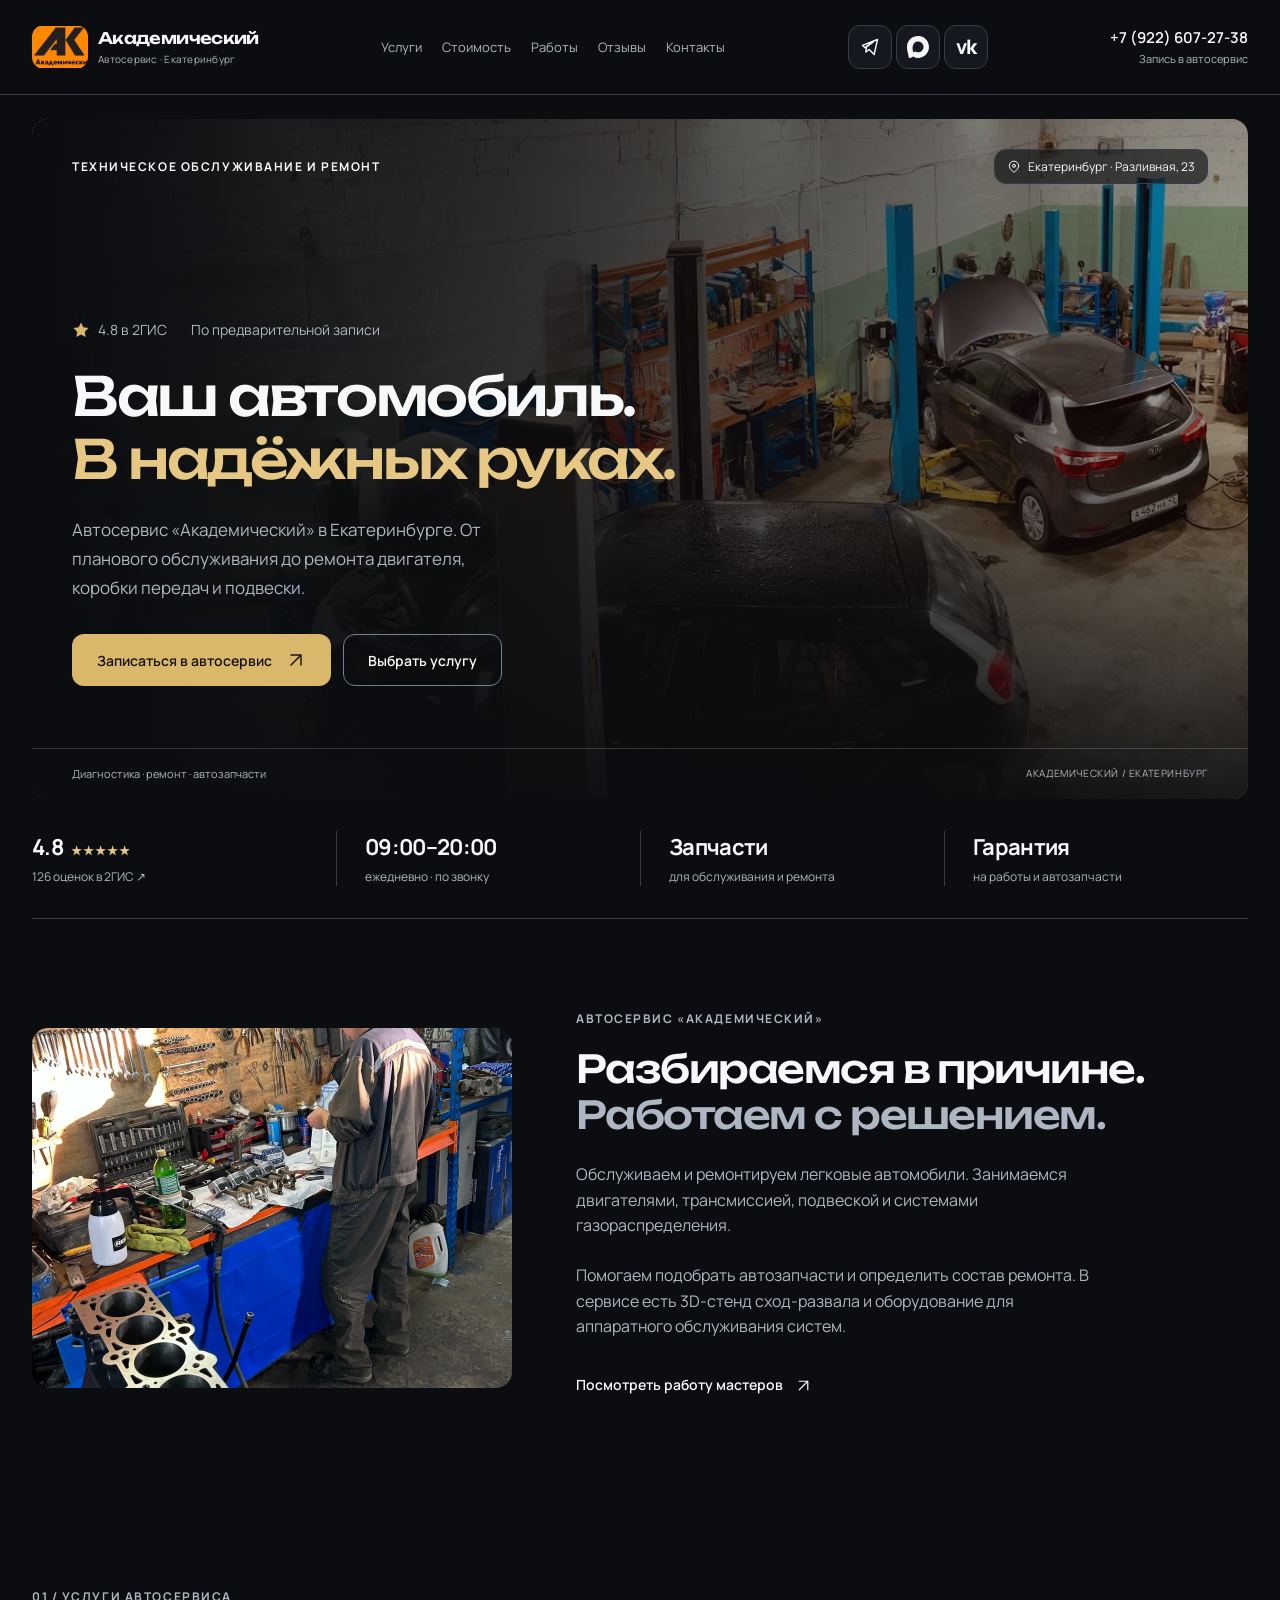
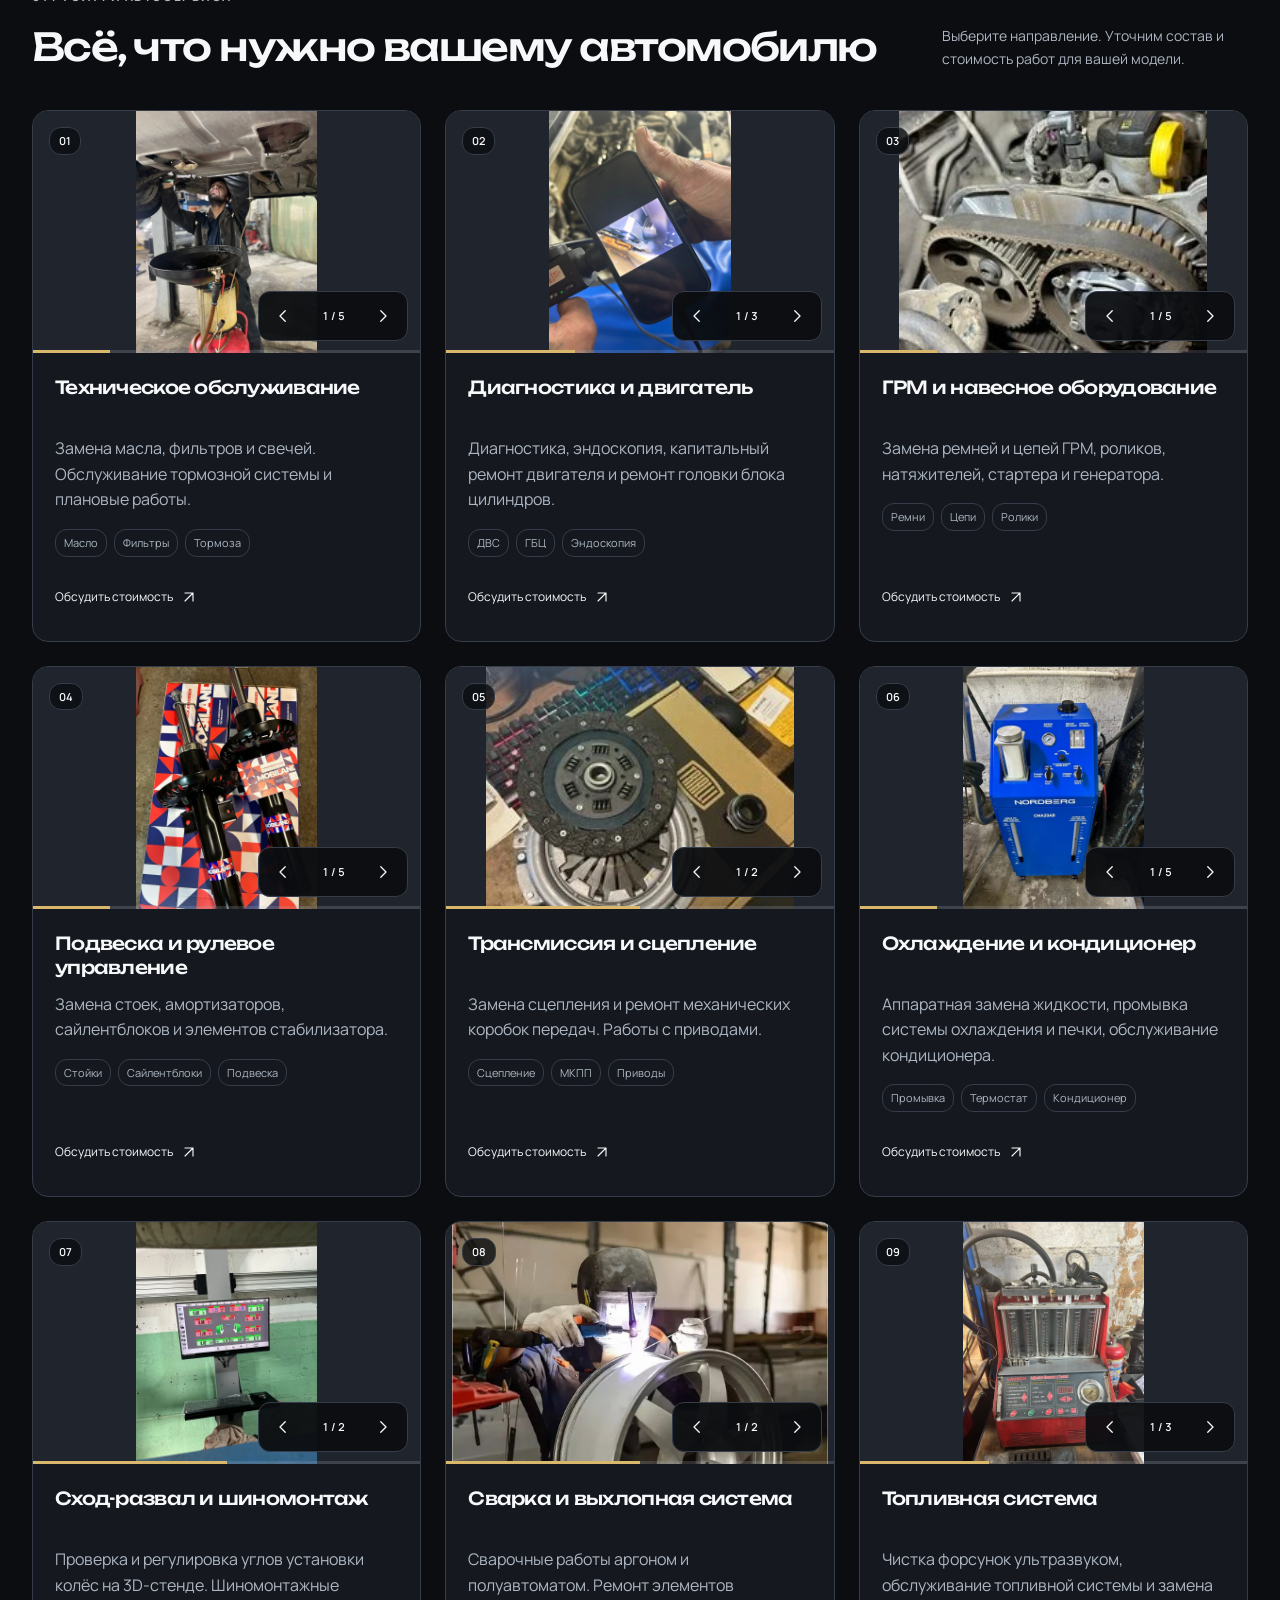
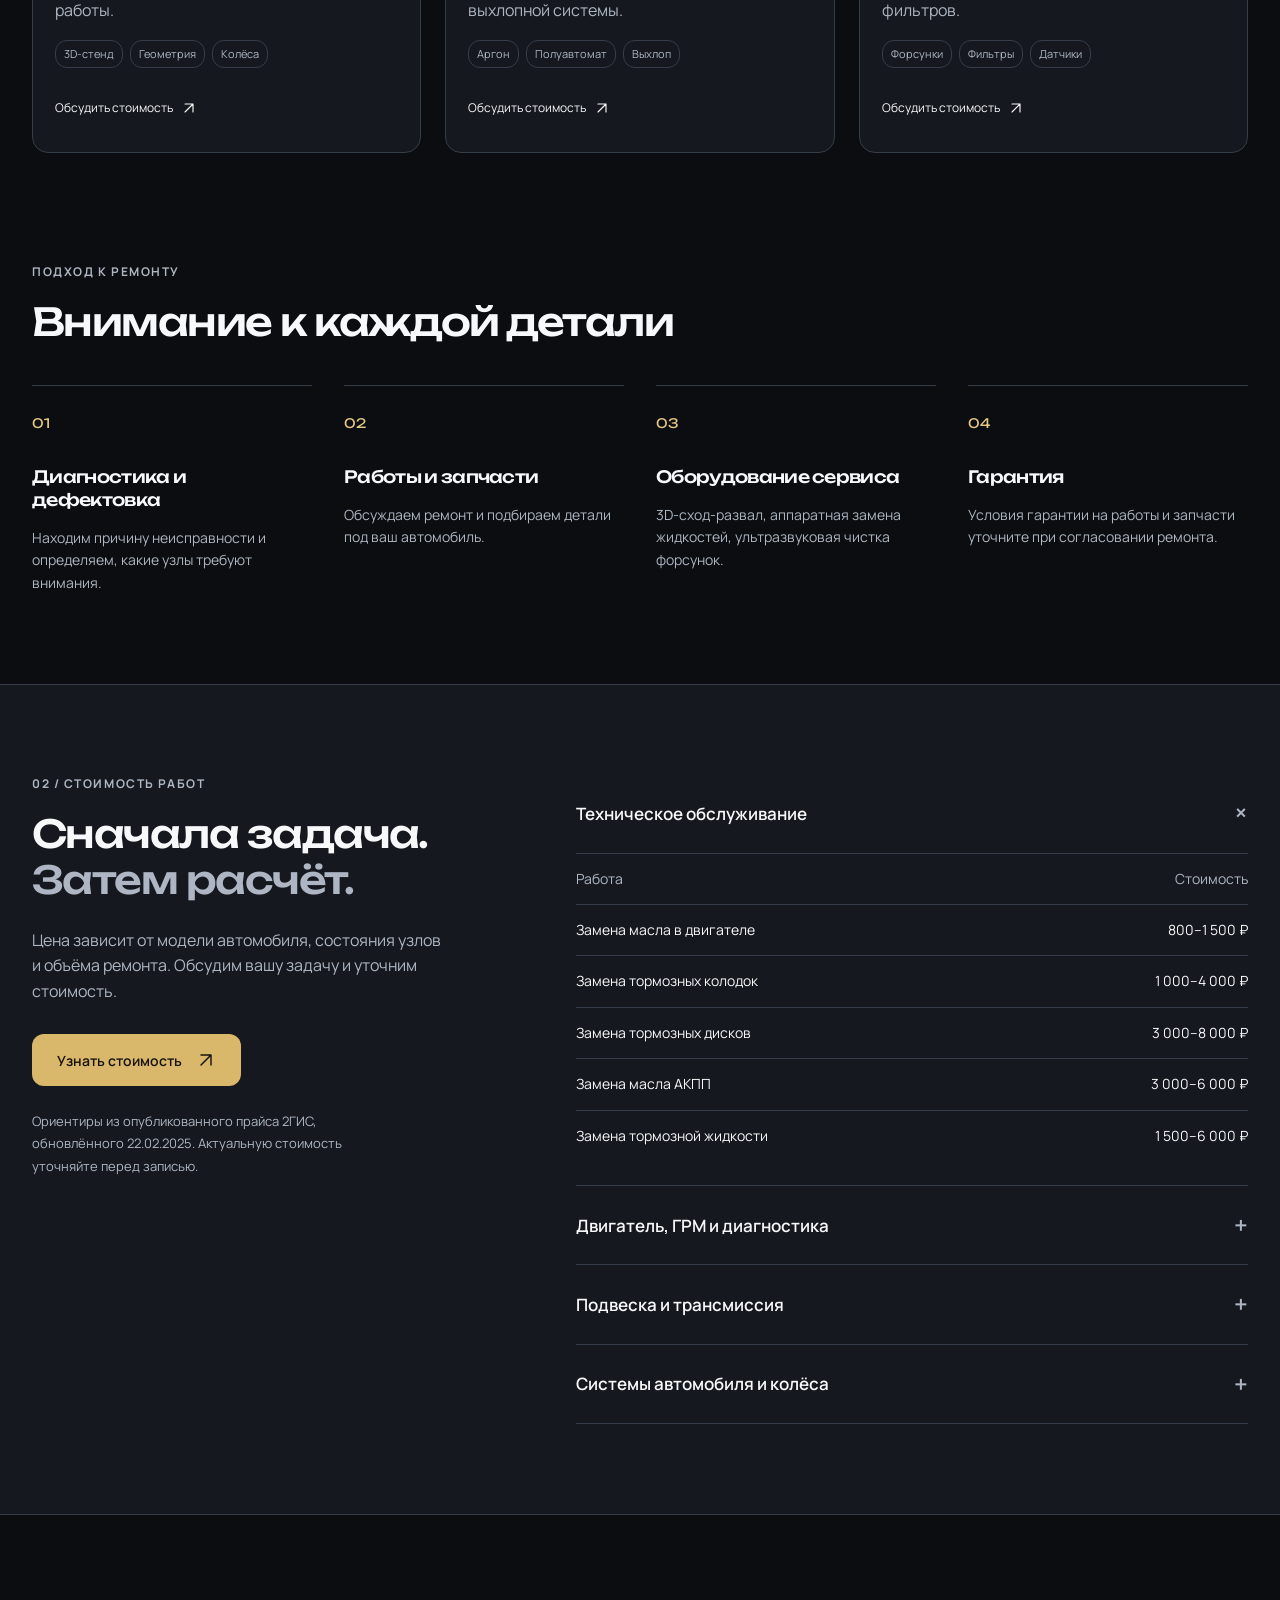
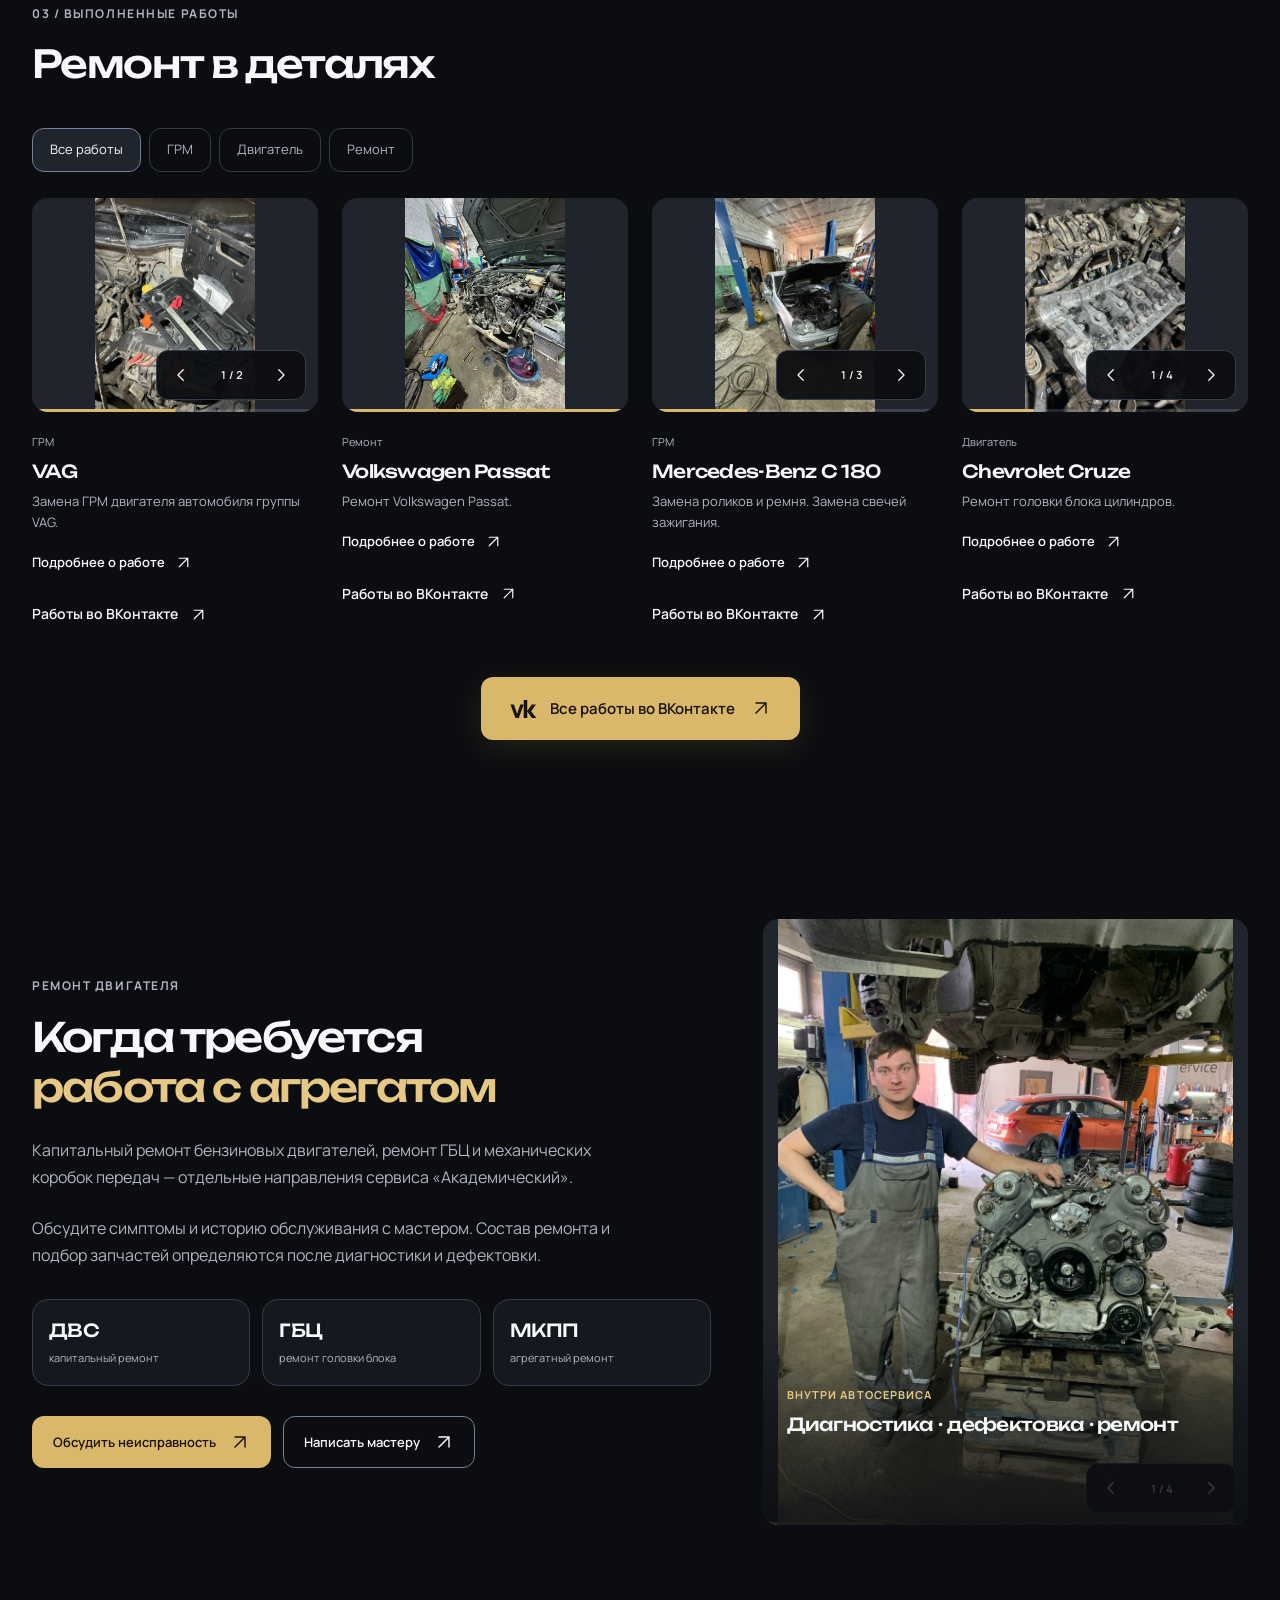
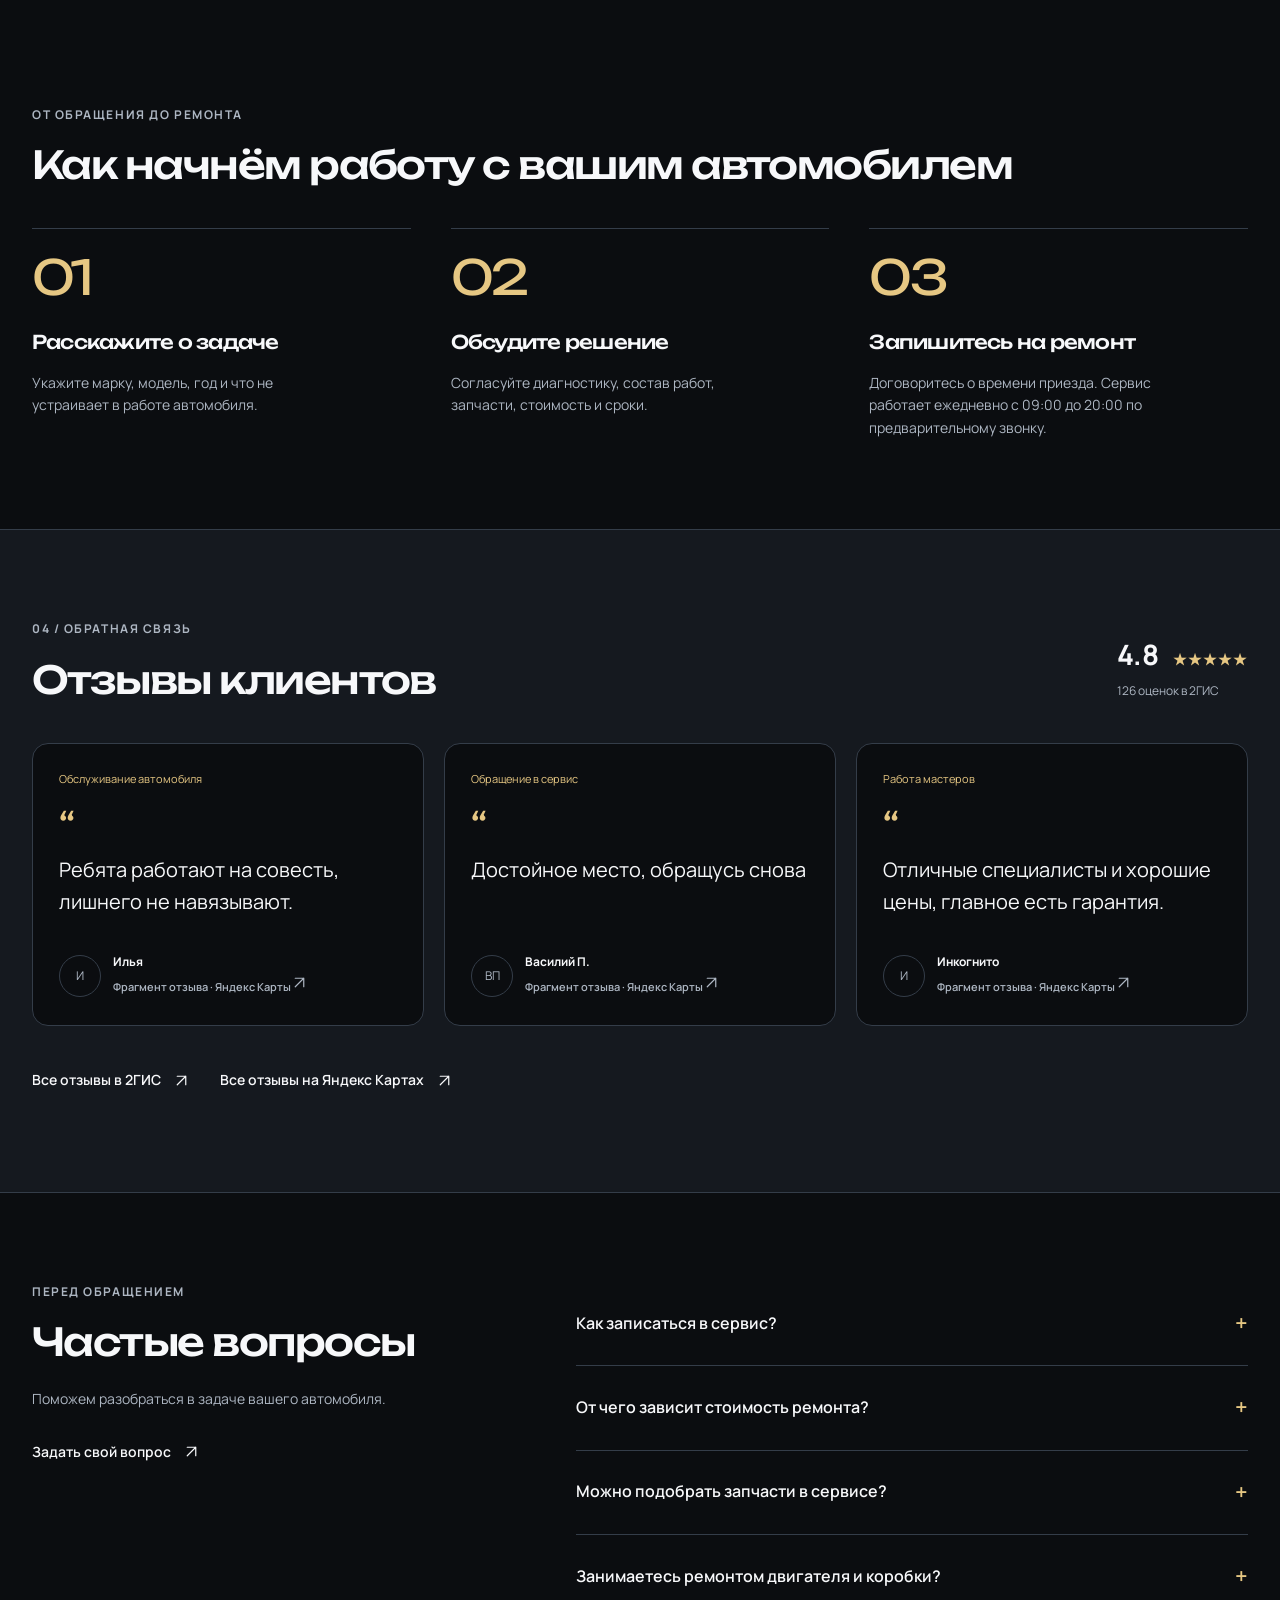
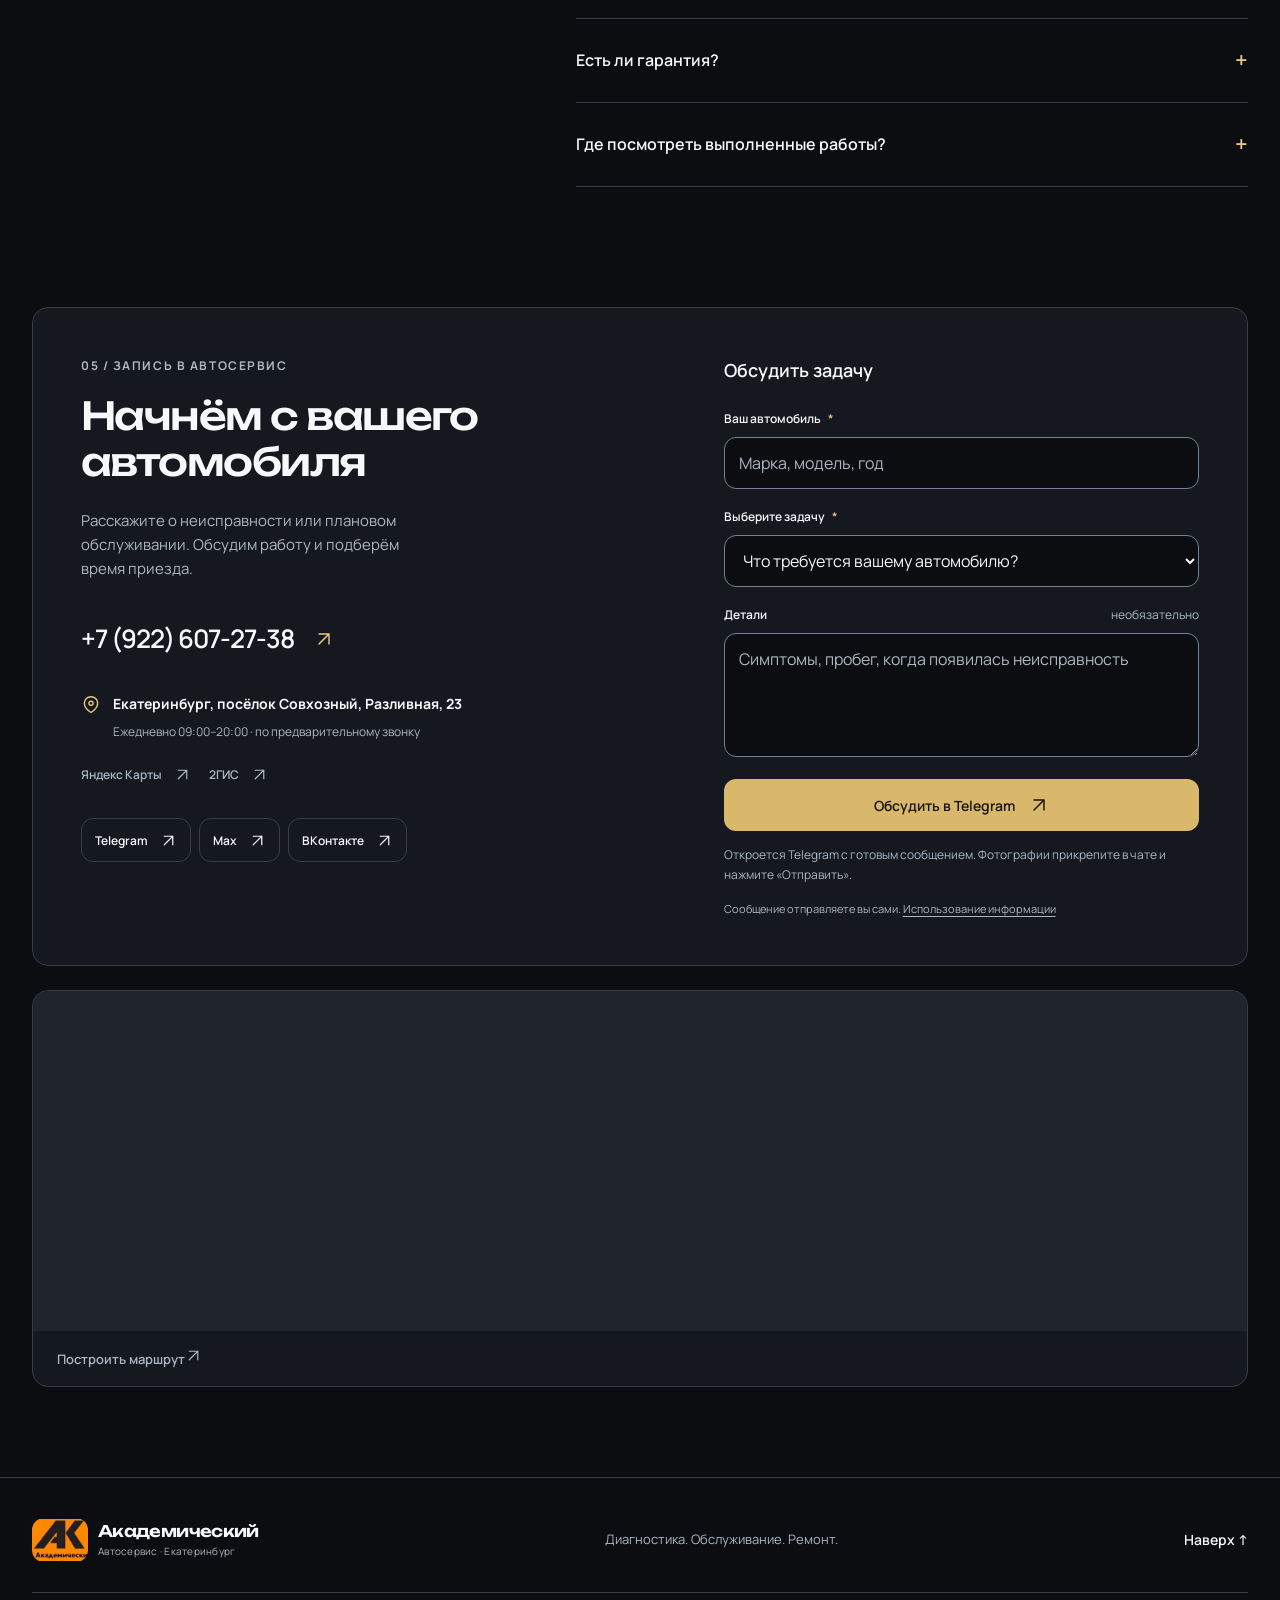
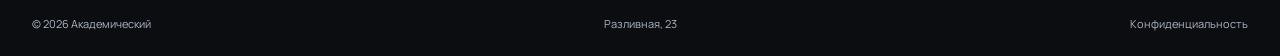
<file: index.html>
<!doctype html><html lang="ru" data-system="cinematic"><head><meta charset="UTF-8"><meta name="viewport" content="width=device-width,initial-scale=1"><meta name="theme-color" content="#0B0D10"><title>Академический — автосервис в Екатеринбурге | Ремонт и ТО</title><meta name="description" content="Диагностика, ТО, ремонт двигателя и подвески, ГРМ, сцепление, сход-развал. Автосервис Академический: Екатеринбург, Разливная, 23. +7 (922) 607-27-38."><link rel="icon" href="assets/favicon.png" type="image/png"><link rel="apple-touch-icon" href="assets/apple-touch-icon.png"><link rel="stylesheet" href="tokens.css"><link rel="stylesheet" href="styles.css"><script src="app.js" defer></script><link rel="canonical" href="https://akademicheskiy-auto-gold.erofeypavlovich.chatgpt.site/"><meta name="robots" content="index,follow,max-image-preview:large"><meta property="og:type" content="website"><meta property="og:locale" content="ru_RU"><meta property="og:site_name" content="Автосервис Академический"><meta property="og:title" content="Академический — автосервис в Екатеринбурге | Ремонт и ТО"><meta property="og:description" content="Диагностика, ТО, ремонт двигателя и подвески, ГРМ, сцепление, сход-развал. Автосервис Академический: Екатеринбург, Разливная, 23. +7 (922) 607-27-38."><meta property="og:url" content="https://akademicheskiy-auto-gold.erofeypavlovich.chatgpt.site/"><meta property="og:image" content="https://akademicheskiy-auto-gold.erofeypavlovich.chatgpt.site/assets/og-cover.jpg"><meta property="og:image:width" content="1200"><meta property="og:image:height" content="630"><meta property="og:image:alt" content="Рабочая зона автосервиса Академический"><meta name="twitter:card" content="summary_large_image"><meta name="twitter:title" content="Академический — автосервис в Екатеринбурге | Ремонт и ТО"><meta name="twitter:description" content="Диагностика, ТО, ремонт двигателя и подвески, ГРМ, сцепление, сход-развал. Автосервис Академический: Екатеринбург, Разливная, 23. +7 (922) 607-27-38."><meta name="twitter:image" content="https://akademicheskiy-auto-gold.erofeypavlovich.chatgpt.site/assets/og-cover.jpg"><script type="application/ld+json">{"@context": "https://schema.org", "@graph": [{"@type": "AutoRepair", "@id": "https://akademicheskiy-auto-gold.erofeypavlovich.chatgpt.site/#business", "name": "Автосервис Академический", "legalName": "ИП Кузнецов Алексей Олегович", "url": "https://akademicheskiy-auto-gold.erofeypavlovich.chatgpt.site/", "telephone": "+79226072738", "description": "Диагностика, ТО, ремонт двигателя и подвески, ГРМ, сцепление, сход-развал. Автосервис Академический: Екатеринбург, Разливная, 23. +7 (922) 607-27-38.", "logo": "https://akademicheskiy-auto-gold.erofeypavlovich.chatgpt.site/assets/photo-00.webp", "image": "https://akademicheskiy-auto-gold.erofeypavlovich.chatgpt.site/assets/og-cover.jpg", "address": {"@type": "PostalAddress", "streetAddress": "посёлок Совхозный, улица Разливная, 23", "addressLocality": "Екатеринбург", "addressRegion": "Свердловская область", "postalCode": "620016", "addressCountry": "RU"}, "openingHoursSpecification": {"@type": "OpeningHoursSpecification", "dayOfWeek": ["Monday", "Tuesday", "Wednesday", "Thursday", "Friday", "Saturday", "Sunday"], "opens": "09:00", "closes": "20:00"}, "areaServed": {"@type": "City", "name": "Екатеринбург"}, "sameAs": ["https://vk.ru/avtoservisakadem", "https://t.me/akadem_auto96", "https://max.ru/join/I7UWqvr5_pObetxnzQFdgnMbtDtiu3MV745gN8Ej_T8", "https://2gis.ru/ekaterinburg/firm/70000001044510050", "https://yandex.ru/maps/org/akademicheskiy/182164446497/"], "hasMap": "https://yandex.ru/maps/org/akademicheskiy/182164446497/", "hasOfferCatalog": {"@type": "OfferCatalog", "name": "Услуги автосервиса", "itemListElement": [{"@type": "Offer", "itemOffered": {"@type": "Service", "name": "Техническое обслуживание", "provider": {"@id": "https://akademicheskiy-auto-gold.erofeypavlovich.chatgpt.site/#business"}}}, {"@type": "Offer", "itemOffered": {"@type": "Service", "name": "Диагностика и двигатель", "provider": {"@id": "https://akademicheskiy-auto-gold.erofeypavlovich.chatgpt.site/#business"}}}, {"@type": "Offer", "itemOffered": {"@type": "Service", "name": "ГРМ и навесное оборудование", "provider": {"@id": "https://akademicheskiy-auto-gold.erofeypavlovich.chatgpt.site/#business"}}}, {"@type": "Offer", "itemOffered": {"@type": "Service", "name": "Подвеска и рулевое управление", "provider": {"@id": "https://akademicheskiy-auto-gold.erofeypavlovich.chatgpt.site/#business"}}}, {"@type": "Offer", "itemOffered": {"@type": "Service", "name": "Трансмиссия и сцепление", "provider": {"@id": "https://akademicheskiy-auto-gold.erofeypavlovich.chatgpt.site/#business"}}}, {"@type": "Offer", "itemOffered": {"@type": "Service", "name": "Охлаждение и кондиционер", "provider": {"@id": "https://akademicheskiy-auto-gold.erofeypavlovich.chatgpt.site/#business"}}}, {"@type": "Offer", "itemOffered": {"@type": "Service", "name": "Сход-развал и шиномонтаж", "provider": {"@id": "https://akademicheskiy-auto-gold.erofeypavlovich.chatgpt.site/#business"}}}, {"@type": "Offer", "itemOffered": {"@type": "Service", "name": "Сварка и выхлопная система", "provider": {"@id": "https://akademicheskiy-auto-gold.erofeypavlovich.chatgpt.site/#business"}}}, {"@type": "Offer", "itemOffered": {"@type": "Service", "name": "Топливная система", "provider": {"@id": "https://akademicheskiy-auto-gold.erofeypavlovich.chatgpt.site/#business"}}}]}}, {"@type": "WebSite", "@id": "https://akademicheskiy-auto-gold.erofeypavlovich.chatgpt.site/#website", "url": "https://akademicheskiy-auto-gold.erofeypavlovich.chatgpt.site/", "name": "Автосервис Академический", "inLanguage": "ru-RU", "publisher": {"@id": "https://akademicheskiy-auto-gold.erofeypavlovich.chatgpt.site/#business"}}, {"@type": "WebPage", "@id": "https://akademicheskiy-auto-gold.erofeypavlovich.chatgpt.site/#webpage", "url": "https://akademicheskiy-auto-gold.erofeypavlovich.chatgpt.site/", "name": "Академический — автосервис в Екатеринбурге | Ремонт и ТО", "description": "Диагностика, ТО, ремонт двигателя и подвески, ГРМ, сцепление, сход-развал. Автосервис Академический: Екатеринбург, Разливная, 23. +7 (922) 607-27-38.", "inLanguage": "ru-RU", "isPartOf": {"@id": "https://akademicheskiy-auto-gold.erofeypavlovich.chatgpt.site/#website"}, "about": {"@id": "https://akademicheskiy-auto-gold.erofeypavlovich.chatgpt.site/#business"}}]}</script></head><body><a class="skip-link" href="#main">К содержимому</a><svg class="icon-sprite" aria-hidden="true" xmlns="http://www.w3.org/2000/svg">
  <symbol id="i-arrow" viewBox="0 0 24 24"><path d="M6 18 18 6M6 6h12v12"/></symbol>
  <symbol id="i-pin" viewBox="0 0 24 24"><path d="M20 10c0 6-8 11-8 11S4 16 4 10a8 8 0 1 1 16 0Z"/><circle cx="12" cy="10" r="2.5"/></symbol>
  <symbol id="i-check" viewBox="0 0 24 24"><path d="m5 12 4 4L19 6"/></symbol>
  <symbol id="i-close" viewBox="0 0 24 24"><path d="m6 6 12 12M18 6 6 18"/></symbol>
  <symbol id="i-menu" viewBox="0 0 24 24"><path d="M4 7h16M4 12h16M4 17h16"/></symbol>
  <symbol id="i-tg" viewBox="0 0 24 24"><path d="m3 10 18-7-4 18-6-6-4 3 1-7 8-5-10 7-3-3Z"/></symbol>
  <symbol id="i-wa" viewBox="0 0 24 24"><path d="M20 11.5a8.5 8.5 0 0 1-12.6 7.4L3 20l1.2-4.2A8.5 8.5 0 1 1 20 11.5Z"/><path d="M8 7c-.6 2.5 3 6.5 5.8 7l1.4-1.5-2-1.2-1 1a7 7 0 0 1-2.7-2.8l.8-.7L9 7H8Z"/></symbol>
  <symbol id="i-chevron" viewBox="0 0 24 24"><path d="m9 5 7 7-7 7"/></symbol>
  <symbol id="i-star" viewBox="0 0 24 24"><path d="m12 2 3.1 6.3 7 .9-5.1 5 1.2 7L12 18l-6.2 3.2 1.2-7-5.1-5 7-.9L12 2Z"/></symbol>
</svg><header class="header" id="top"><div class="container header-inner"><a class="brand" href="#top" aria-label="Академический — главная"><img class="brand-mark" src="assets/photo-00.webp" alt="Логотип Академический" width="300" height="225"><span class="brand-text">Академический<span>Автосервис · Екатеринбург</span></span></a><nav class="desktop-nav" aria-label="Главная навигация"><a href="#services">Услуги</a><a href="#prices">Стоимость</a><a href="#works">Работы</a><a href="#reviews">Отзывы</a><a href="#contacts">Контакты</a></nav><div class="header-social" aria-label="Соцсети и мессенджеры"><a href="https://t.me/akadem_auto96" target="_blank" rel="noopener noreferrer" aria-label="Написать в Telegram" title="Telegram"><svg><use href="#i-tg"/></svg></a><a href="https://max.ru/join/I7UWqvr5_pObetxnzQFdgnMbtDtiu3MV745gN8Ej_T8" target="_blank" rel="noopener noreferrer" aria-label="Автосервис в Max" title="Max"><img class="max-logo" src="assets/max-logo.svg" width="22" height="22" alt="" aria-hidden="true"></a><a href="https://vk.ru/avtoservisakadem" target="_blank" rel="noopener noreferrer" aria-label="Автосервис во ВКонтакте" title="ВКонтакте"><span aria-hidden="true">vk</span></a></div><a class="header-phone" href="tel:+79226072738">+7&nbsp;(922)&nbsp;607&#8209;27&#8209;38<span>Запись в автосервис</span></a><button class="icon-button menu-toggle" type="button" aria-label="Открыть меню" aria-controls="menu-dialog" aria-expanded="false"><svg><use href="#i-menu"/></svg></button></div></header><main id="main"><section class="hero container" aria-labelledby="hero-title"><div class="hero-scene"><picture class="hero-media"><source media="(max-width:639px)" srcset="assets/photo-14.webp"><img src="assets/photo-16.webp" alt="Рабочая зона автосервиса Академический" width="1280" height="794" fetchpriority="high"></picture><div class="hero-shade"></div><div class="hero-top"><span class="eyebrow">Техническое обслуживание и ремонт</span><span class="location-label"><svg><use href="#i-pin"/></svg>Екатеринбург · Разливная, 23</span></div><div class="hero-content"><div class="hero-facts"><a href="https://2gis.ru/ekaterinburg/firm/70000001044510050/tab/reviews" target="_blank" rel="noopener noreferrer"><svg class="fact-star"><use href="#i-star"/></svg>4.8 в 2ГИС</a><span>По предварительной записи</span></div><h1 id="hero-title">Ваш автомобиль. <span>В надёжных руках.</span></h1><p>Автосервис «Академический» в Екатеринбурге. От планового обслуживания до ремонта двигателя, коробки передач и подвески.</p><div class="hero-actions"><a class="button button-primary" href="#contacts">Записаться в автосервис <svg aria-hidden="true"><use href="#i-arrow"/></svg></a><a class="button button-outline" href="#services">Выбрать услугу</a></div></div><div class="hero-bottom"><span>Диагностика · ремонт · автозапчасти</span><span>Академический / Екатеринбург</span></div></div><div class="trust-strip"><a href="https://2gis.ru/ekaterinburg/firm/70000001044510050/tab/reviews" target="_blank" rel="noopener noreferrer"><strong>4.8 <span class="stars">★★★★★</span></strong><span>126 оценок в 2ГИС ↗</span></a><div><strong>09:00–20:00</strong><span>ежедневно · по звонку</span></div><div><strong>Запчасти</strong><span>для обслуживания и ремонта</span></div><div><strong>Гарантия</strong><span>на работы и автозапчасти</span></div></div></section><section class="section container about" id="about" aria-labelledby="about-title"><div class="about-visual"><img src="assets/photo-13.webp" alt="Мастер автосервиса за работой" width="960" height="1280" loading="lazy"></div><div class="about-copy"><p class="eyebrow">Автосервис «Академический»</p><h2 id="about-title">Разбираемся в причине. <span class="text-muted">Работаем с решением.</span></h2><p>Обслуживаем и ремонтируем легковые автомобили. Занимаемся двигателями, трансмиссией, подвеской и системами газораспределения.</p><p>Помогаем подобрать автозапчасти и определить состав ремонта. В сервисе есть 3D-стенд сход-развала и оборудование для аппаратного обслуживания систем.</p><a class="text-link" href="#works">Посмотреть работу мастеров <svg aria-hidden="true"><use href="#i-arrow"/></svg></a></div></section><section class="section container" id="services" aria-labelledby="services-title"><div class="section-heading"><div><p class="eyebrow">01 / Услуги автосервиса</p><h2 id="services-title">Всё, что нужно вашему автомобилю</h2></div><p>Выберите направление. Уточним состав и стоимость работ для вашей модели.</p></div><div class="services-grid"><article class="service-card"><div class="mini-slider service-image" data-gallery="service-1" role="group" aria-roledescription="карусель" aria-label="Техническое обслуживание" tabindex="0"><img data-slide-image src="assets/photo-26.webp" alt="Техническое обслуживание — автосервис Академический" width="768" height="1024" loading="lazy"><span class="service-number">01</span><span class="slider-caption" data-slide-caption></span><div class="slider-controls"><button type="button" data-slide-prev aria-label="Предыдущая фотография" disabled><svg aria-hidden="true"><use href="#i-chevron"/></svg></button><span class="slider-count" data-slide-count aria-live="polite">1 / 5</span><button type="button" data-slide-next aria-label="Следующая фотография" disabled><svg aria-hidden="true"><use href="#i-chevron"/></svg></button></div><div class="slider-progress" aria-hidden="true"><span></span></div></div><div class="service-body"><h3>Техническое обслуживание</h3><p>Замена масла, фильтров и свечей. Обслуживание тормозной системы и плановые работы.</p><div class="service-tags"><span>Масло</span><span>Фильтры</span><span>Тормоза</span></div><div class="service-footer"><a href="#contacts" data-service="Техническое обслуживание">Обсудить стоимость <svg aria-hidden="true"><use href="#i-arrow"/></svg></a></div></div></article><article class="service-card"><div class="mini-slider service-image" data-gallery="service-2" role="group" aria-roledescription="карусель" aria-label="Диагностика и двигатель" tabindex="0"><img data-slide-image src="assets/photo-19.webp" alt="Диагностика и двигатель — автосервис Академический" width="768" height="1024" loading="lazy"><span class="service-number">02</span><span class="slider-caption" data-slide-caption></span><div class="slider-controls"><button type="button" data-slide-prev aria-label="Предыдущая фотография" disabled><svg aria-hidden="true"><use href="#i-chevron"/></svg></button><span class="slider-count" data-slide-count aria-live="polite">1 / 3</span><button type="button" data-slide-next aria-label="Следующая фотография" disabled><svg aria-hidden="true"><use href="#i-chevron"/></svg></button></div><div class="slider-progress" aria-hidden="true"><span></span></div></div><div class="service-body"><h3>Диагностика и двигатель</h3><p>Диагностика, эндоскопия, капитальный ремонт двигателя и ремонт головки блока цилиндров.</p><div class="service-tags"><span>ДВС</span><span>ГБЦ</span><span>Эндоскопия</span></div><div class="service-footer"><a href="#contacts" data-service="Диагностика и двигатель">Обсудить стоимость <svg aria-hidden="true"><use href="#i-arrow"/></svg></a></div></div></article><article class="service-card"><div class="mini-slider service-image" data-gallery="service-3" role="group" aria-roledescription="карусель" aria-label="ГРМ и навесное оборудование" tabindex="0"><img data-slide-image src="assets/photo-23.webp" alt="ГРМ и навесное оборудование — автосервис Академический" width="224" height="176" loading="lazy"><span class="service-number">03</span><span class="slider-caption" data-slide-caption></span><div class="slider-controls"><button type="button" data-slide-prev aria-label="Предыдущая фотография" disabled><svg aria-hidden="true"><use href="#i-chevron"/></svg></button><span class="slider-count" data-slide-count aria-live="polite">1 / 5</span><button type="button" data-slide-next aria-label="Следующая фотография" disabled><svg aria-hidden="true"><use href="#i-chevron"/></svg></button></div><div class="slider-progress" aria-hidden="true"><span></span></div></div><div class="service-body"><h3>ГРМ и навесное оборудование</h3><p>Замена ремней и цепей ГРМ, роликов, натяжителей, стартера и генератора.</p><div class="service-tags"><span>Ремни</span><span>Цепи</span><span>Ролики</span></div><div class="service-footer"><a href="#contacts" data-service="ГРМ и навесное оборудование">Обсудить стоимость <svg aria-hidden="true"><use href="#i-arrow"/></svg></a></div></div></article><article class="service-card"><div class="mini-slider service-image" data-gallery="service-4" role="group" aria-roledescription="карусель" aria-label="Подвеска и рулевое управление" tabindex="0"><img data-slide-image src="assets/photo-20.webp" alt="Подвеска и рулевое управление — автосервис Академический" width="768" height="1024" loading="lazy"><span class="service-number">04</span><span class="slider-caption" data-slide-caption></span><div class="slider-controls"><button type="button" data-slide-prev aria-label="Предыдущая фотография" disabled><svg aria-hidden="true"><use href="#i-chevron"/></svg></button><span class="slider-count" data-slide-count aria-live="polite">1 / 5</span><button type="button" data-slide-next aria-label="Следующая фотография" disabled><svg aria-hidden="true"><use href="#i-chevron"/></svg></button></div><div class="slider-progress" aria-hidden="true"><span></span></div></div><div class="service-body"><h3>Подвеска и рулевое управление</h3><p>Замена стоек, амортизаторов, сайлентблоков и элементов стабилизатора.</p><div class="service-tags"><span>Стойки</span><span>Сайлентблоки</span><span>Подвеска</span></div><div class="service-footer"><a href="#contacts" data-service="Подвеска и рулевое управление">Обсудить стоимость <svg aria-hidden="true"><use href="#i-arrow"/></svg></a></div></div></article><article class="service-card"><div class="mini-slider service-image" data-gallery="service-5" role="group" aria-roledescription="карусель" aria-label="Трансмиссия и сцепление" tabindex="0"><img data-slide-image src="assets/photo-33.webp" alt="Трансмиссия и сцепление — автосервис Академический" width="224" height="176" loading="lazy"><span class="service-number">05</span><span class="slider-caption" data-slide-caption></span><div class="slider-controls"><button type="button" data-slide-prev aria-label="Предыдущая фотография" disabled><svg aria-hidden="true"><use href="#i-chevron"/></svg></button><span class="slider-count" data-slide-count aria-live="polite">1 / 2</span><button type="button" data-slide-next aria-label="Следующая фотография" disabled><svg aria-hidden="true"><use href="#i-chevron"/></svg></button></div><div class="slider-progress" aria-hidden="true"><span></span></div></div><div class="service-body"><h3>Трансмиссия и сцепление</h3><p>Замена сцепления и ремонт механических коробок передач. Работы с приводами.</p><div class="service-tags"><span>Сцепление</span><span>МКПП</span><span>Приводы</span></div><div class="service-footer"><a href="#contacts" data-service="Трансмиссия и сцепление">Обсудить стоимость <svg aria-hidden="true"><use href="#i-arrow"/></svg></a></div></div></article><article class="service-card"><div class="mini-slider service-image" data-gallery="service-6" role="group" aria-roledescription="карусель" aria-label="Охлаждение и кондиционер" tabindex="0"><img data-slide-image src="assets/photo-18.webp" alt="Охлаждение и кондиционер — автосервис Академический" width="768" height="1024" loading="lazy"><span class="service-number">06</span><span class="slider-caption" data-slide-caption></span><div class="slider-controls"><button type="button" data-slide-prev aria-label="Предыдущая фотография" disabled><svg aria-hidden="true"><use href="#i-chevron"/></svg></button><span class="slider-count" data-slide-count aria-live="polite">1 / 5</span><button type="button" data-slide-next aria-label="Следующая фотография" disabled><svg aria-hidden="true"><use href="#i-chevron"/></svg></button></div><div class="slider-progress" aria-hidden="true"><span></span></div></div><div class="service-body"><h3>Охлаждение и кондиционер</h3><p>Аппаратная замена жидкости, промывка системы охлаждения и печки, обслуживание кондиционера.</p><div class="service-tags"><span>Промывка</span><span>Термостат</span><span>Кондиционер</span></div><div class="service-footer"><a href="#contacts" data-service="Охлаждение и кондиционер">Обсудить стоимость <svg aria-hidden="true"><use href="#i-arrow"/></svg></a></div></div></article><article class="service-card"><div class="mini-slider service-image" data-gallery="service-7" role="group" aria-roledescription="карусель" aria-label="Сход-развал и шиномонтаж" tabindex="0"><img data-slide-image src="assets/photo-44.webp" alt="Сход-развал и шиномонтаж — автосервис Академический" width="768" height="1024" loading="lazy"><span class="service-number">07</span><span class="slider-caption" data-slide-caption></span><div class="slider-controls"><button type="button" data-slide-prev aria-label="Предыдущая фотография" disabled><svg aria-hidden="true"><use href="#i-chevron"/></svg></button><span class="slider-count" data-slide-count aria-live="polite">1 / 2</span><button type="button" data-slide-next aria-label="Следующая фотография" disabled><svg aria-hidden="true"><use href="#i-chevron"/></svg></button></div><div class="slider-progress" aria-hidden="true"><span></span></div></div><div class="service-body"><h3>Сход-развал и шиномонтаж</h3><p>Проверка и регулировка углов установки колёс на 3D-стенде. Шиномонтажные работы.</p><div class="service-tags"><span>3D-стенд</span><span>Геометрия</span><span>Колёса</span></div><div class="service-footer"><a href="#contacts" data-service="Сход-развал и шиномонтаж">Обсудить стоимость <svg aria-hidden="true"><use href="#i-arrow"/></svg></a></div></div></article><article class="service-card"><div class="mini-slider service-image" data-gallery="service-8" role="group" aria-roledescription="карусель" aria-label="Сварка и выхлопная система" tabindex="0"><img data-slide-image src="assets/photo-46.webp" alt="Сварка и выхлопная система — автосервис Академический" width="1024" height="658" loading="lazy"><span class="service-number">08</span><span class="slider-caption" data-slide-caption></span><div class="slider-controls"><button type="button" data-slide-prev aria-label="Предыдущая фотография" disabled><svg aria-hidden="true"><use href="#i-chevron"/></svg></button><span class="slider-count" data-slide-count aria-live="polite">1 / 2</span><button type="button" data-slide-next aria-label="Следующая фотография" disabled><svg aria-hidden="true"><use href="#i-chevron"/></svg></button></div><div class="slider-progress" aria-hidden="true"><span></span></div></div><div class="service-body"><h3>Сварка и выхлопная система</h3><p>Сварочные работы аргоном и полуавтоматом. Ремонт элементов выхлопной системы.</p><div class="service-tags"><span>Аргон</span><span>Полуавтомат</span><span>Выхлоп</span></div><div class="service-footer"><a href="#contacts" data-service="Сварка и выхлопная система">Обсудить стоимость <svg aria-hidden="true"><use href="#i-arrow"/></svg></a></div></div></article><article class="service-card"><div class="mini-slider service-image" data-gallery="service-9" role="group" aria-roledescription="карусель" aria-label="Топливная система" tabindex="0"><img data-slide-image src="assets/photo-48.webp" alt="Топливная система — автосервис Академический" width="768" height="1024" loading="lazy"><span class="service-number">09</span><span class="slider-caption" data-slide-caption></span><div class="slider-controls"><button type="button" data-slide-prev aria-label="Предыдущая фотография" disabled><svg aria-hidden="true"><use href="#i-chevron"/></svg></button><span class="slider-count" data-slide-count aria-live="polite">1 / 3</span><button type="button" data-slide-next aria-label="Следующая фотография" disabled><svg aria-hidden="true"><use href="#i-chevron"/></svg></button></div><div class="slider-progress" aria-hidden="true"><span></span></div></div><div class="service-body"><h3>Топливная система</h3><p>Чистка форсунок ультразвуком, обслуживание топливной системы и замена фильтров.</p><div class="service-tags"><span>Форсунки</span><span>Фильтры</span><span>Датчики</span></div><div class="service-footer"><a href="#contacts" data-service="Топливная система">Обсудить стоимость <svg aria-hidden="true"><use href="#i-arrow"/></svg></a></div></div></article></div></section><section class="section container why" aria-labelledby="why-title"><div class="section-heading"><div><p class="eyebrow">Подход к ремонту</p><h2 id="why-title">Внимание к каждой детали</h2></div></div><div class="why-grid"><article><span class="line-number">01</span><h3>Диагностика и дефектовка</h3><p>Находим причину неисправности и определяем, какие узлы требуют внимания.</p></article><article><span class="line-number">02</span><h3>Работы и запчасти</h3><p>Обсуждаем ремонт и подбираем детали под ваш автомобиль.</p></article><article><span class="line-number">03</span><h3>Оборудование сервиса</h3><p>3D-сход-развал, аппаратная замена жидкостей, ультразвуковая чистка форсунок.</p></article><article><span class="line-number">04</span><h3>Гарантия</h3><p>Условия гарантии на работы и запчасти уточните при согласовании ремонта.</p></article></div></section><section class="section prices-section" id="prices" aria-labelledby="prices-title"><div class="container price-layout"><div class="price-intro"><p class="eyebrow">02 / Стоимость работ</p><h2 id="prices-title">Сначала задача. <span class="text-muted">Затем расчёт.</span></h2><p>Цена зависит от модели автомобиля, состояния узлов и объёма ремонта. Обсудим вашу задачу и уточним стоимость.</p><a class="button button-primary" href="#contacts">Узнать стоимость <svg aria-hidden="true"><use href="#i-arrow"/></svg></a><p class="fine-print">Ориентиры из опубликованного прайса 2ГИС, обновлённого 22.02.2025. Актуальную стоимость уточняйте перед записью.</p></div><div class="price-groups"><details open><summary>Техническое обслуживание<span aria-hidden="true">+</span></summary><table class="price-table"><thead><tr><th scope="col">Работа</th><th scope="col">Стоимость</th></tr></thead><tbody><tr><td>Замена масла в двигателе</td><td>800–1 500 ₽</td></tr><tr><td>Замена тормозных колодок</td><td>1 000–4 000 ₽</td></tr><tr><td>Замена тормозных дисков</td><td>3 000–8 000 ₽</td></tr><tr><td>Замена масла АКПП</td><td>3 000–6 000 ₽</td></tr><tr><td>Замена тормозной жидкости</td><td>1 500–6 000 ₽</td></tr></tbody></table></details><details><summary>Двигатель, ГРМ и диагностика<span aria-hidden="true">+</span></summary><table class="price-table"><thead><tr><th scope="col">Работа</th><th scope="col">Стоимость</th></tr></thead><tbody><tr><td>Замена ремня ГРМ</td><td>8 000–25 000 ₽</td></tr><tr><td>Замена цепи ГРМ</td><td>15 000–100 000 ₽</td></tr><tr><td>Эндоскопия двигателя</td><td>2 000–6 000 ₽</td></tr><tr><td>Замена ГБЦ</td><td>40 000–80 000 ₽</td></tr></tbody></table></details><details><summary>Подвеска и трансмиссия<span aria-hidden="true">+</span></summary><table class="price-table"><thead><tr><th scope="col">Работа</th><th scope="col">Стоимость</th></tr></thead><tbody><tr><td>Диагностика подвески</td><td>600–1 500 ₽</td></tr><tr><td>Замена амортизатора / стойки</td><td>1 500–3 000 ₽</td></tr><tr><td>Замена подшипника ступицы</td><td>3 000–8 000 ₽</td></tr><tr><td>Замена сцепления</td><td>8 000–25 000 ₽</td></tr><tr><td>Ремонт механической КПП</td><td>40 000–100 000 ₽</td></tr></tbody></table></details><details><summary>Системы автомобиля и колёса<span aria-hidden="true">+</span></summary><table class="price-table"><thead><tr><th scope="col">Работа</th><th scope="col">Стоимость</th></tr></thead><tbody><tr><td>Развал-схождение</td><td>2 500 ₽</td></tr><tr><td>Шиномонтаж</td><td>2 000–8 000 ₽</td></tr><tr><td>Промывка системы охлаждения</td><td>4 000–15 000 ₽</td></tr><tr><td>Промывка печки</td><td>4 000–8 000 ₽</td></tr><tr><td>Заправка кондиционера</td><td>3 500–6 000 ₽</td></tr></tbody></table></details></div></div></section><section class="section container" id="works" aria-labelledby="works-title"><div class="section-heading"><div><p class="eyebrow">03 / Выполненные работы</p><h2 id="works-title">Ремонт в деталях</h2></div></div><div class="work-filters" aria-label="Категории работ"><button type="button" class="filter active" data-filter="all" aria-pressed="true">Все работы</button><button type="button" class="filter " data-filter="ГРМ" aria-pressed="false">ГРМ</button><button type="button" class="filter " data-filter="Двигатель" aria-pressed="false">Двигатель</button><button type="button" class="filter " data-filter="Ремонт" aria-pressed="false">Ремонт</button></div><p class="sr-only" id="filter-status" aria-live="polite">Показано работ: 4</p><div class="works-grid"><article class="work-card" data-category="ГРМ"><div class="mini-slider work-gallery" data-gallery="case-1" role="group" aria-roledescription="карусель" aria-label="VAG" tabindex="0"><img data-slide-image src="assets/photo-01.webp" alt="VAG — работа автосервиса Академический" width="1500" height="2000" loading="lazy"><span class="slider-caption" data-slide-caption></span><div class="slider-controls"><button type="button" data-slide-prev aria-label="Предыдущая фотография" disabled><svg aria-hidden="true"><use href="#i-chevron"/></svg></button><span class="slider-count" data-slide-count aria-live="polite">1 / 2</span><button type="button" data-slide-next aria-label="Следующая фотография" disabled><svg aria-hidden="true"><use href="#i-chevron"/></svg></button></div><div class="slider-progress" aria-hidden="true"><span></span></div></div><div class="work-info"><span>ГРМ</span><h3>VAG</h3><p>Замена ГРМ двигателя автомобиля группы VAG.</p><button class="text-link case-details" type="button" data-case="1">Подробнее о работе <svg aria-hidden="true"><use href="#i-arrow"/></svg></button><a class="text-link" href="https://vk.ru/avtoservisakadem" target="_blank" rel="noopener noreferrer">Работы во ВКонтакте<svg aria-hidden="true"><use href="#i-arrow"/></svg></a></div></article><article class="work-card" data-category="Ремонт"><div class="mini-slider work-gallery" data-gallery="case-2" role="group" aria-roledescription="карусель" aria-label="Volkswagen Passat" tabindex="0"><img data-slide-image src="assets/photo-03.webp" alt="Volkswagen Passat — работа автосервиса Академический" width="1080" height="1440" loading="lazy"><span class="slider-caption" data-slide-caption></span><div class="slider-controls"><button type="button" data-slide-prev aria-label="Предыдущая фотография" disabled><svg aria-hidden="true"><use href="#i-chevron"/></svg></button><span class="slider-count" data-slide-count aria-live="polite">1 / 1</span><button type="button" data-slide-next aria-label="Следующая фотография" disabled><svg aria-hidden="true"><use href="#i-chevron"/></svg></button></div><div class="slider-progress" aria-hidden="true"><span></span></div></div><div class="work-info"><span>Ремонт</span><h3>Volkswagen Passat</h3><p>Ремонт Volkswagen Passat.</p><button class="text-link case-details" type="button" data-case="2">Подробнее о работе <svg aria-hidden="true"><use href="#i-arrow"/></svg></button><a class="text-link" href="https://vk.ru/avtoservisakadem" target="_blank" rel="noopener noreferrer">Работы во ВКонтакте<svg aria-hidden="true"><use href="#i-arrow"/></svg></a></div></article><article class="work-card" data-category="ГРМ"><div class="mini-slider work-gallery" data-gallery="case-3" role="group" aria-roledescription="карусель" aria-label="Mercedes-Benz C 180" tabindex="0"><img data-slide-image src="assets/photo-04.webp" alt="Mercedes-Benz C 180 — работа автосервиса Академический" width="1500" height="2000" loading="lazy"><span class="slider-caption" data-slide-caption></span><div class="slider-controls"><button type="button" data-slide-prev aria-label="Предыдущая фотография" disabled><svg aria-hidden="true"><use href="#i-chevron"/></svg></button><span class="slider-count" data-slide-count aria-live="polite">1 / 3</span><button type="button" data-slide-next aria-label="Следующая фотография" disabled><svg aria-hidden="true"><use href="#i-chevron"/></svg></button></div><div class="slider-progress" aria-hidden="true"><span></span></div></div><div class="work-info"><span>ГРМ</span><h3>Mercedes-Benz C 180</h3><p>Замена роликов и ремня. Замена свечей зажигания.</p><button class="text-link case-details" type="button" data-case="3">Подробнее о работе <svg aria-hidden="true"><use href="#i-arrow"/></svg></button><a class="text-link" href="https://vk.ru/avtoservisakadem" target="_blank" rel="noopener noreferrer">Работы во ВКонтакте<svg aria-hidden="true"><use href="#i-arrow"/></svg></a></div></article><article class="work-card" data-category="Двигатель"><div class="mini-slider work-gallery" data-gallery="case-4" role="group" aria-roledescription="карусель" aria-label="Chevrolet Cruze" tabindex="0"><img data-slide-image src="assets/photo-07.webp" alt="Chevrolet Cruze — работа автосервиса Академический" width="1500" height="2000" loading="lazy"><span class="slider-caption" data-slide-caption></span><div class="slider-controls"><button type="button" data-slide-prev aria-label="Предыдущая фотография" disabled><svg aria-hidden="true"><use href="#i-chevron"/></svg></button><span class="slider-count" data-slide-count aria-live="polite">1 / 4</span><button type="button" data-slide-next aria-label="Следующая фотография" disabled><svg aria-hidden="true"><use href="#i-chevron"/></svg></button></div><div class="slider-progress" aria-hidden="true"><span></span></div></div><div class="work-info"><span>Двигатель</span><h3>Chevrolet Cruze</h3><p>Ремонт головки блока цилиндров.</p><button class="text-link case-details" type="button" data-case="4">Подробнее о работе <svg aria-hidden="true"><use href="#i-arrow"/></svg></button><a class="text-link" href="https://vk.ru/avtoservisakadem" target="_blank" rel="noopener noreferrer">Работы во ВКонтакте<svg aria-hidden="true"><use href="#i-arrow"/></svg></a></div></article></div><div class="works-actions"><a class="button button-primary works-vk-button" href="https://vk.ru/avtoservisakadem" target="_blank" rel="noopener noreferrer"><span class="vk-button-mark" aria-hidden="true">vk</span>Все работы во ВКонтакте<svg aria-hidden="true"><use href="#i-arrow"/></svg></a></div></section><section class="section container training" id="repair" aria-labelledby="repair-title"><div class="training-copy"><p class="eyebrow">Ремонт двигателя</p><h2 id="repair-title">Когда требуется <span>работа с агрегатом</span></h2><p>Капитальный ремонт бензиновых двигателей, ремонт ГБЦ и механических коробок передач — отдельные направления сервиса «Академический».</p><p>Обсудите симптомы и историю обслуживания с мастером. Состав ремонта и подбор запчастей определяются после диагностики и дефектовки.</p><div class="training-facts"><div><strong>ДВС</strong><span>капитальный ремонт</span></div><div><strong>ГБЦ</strong><span>ремонт головки блока</span></div><div><strong>МКПП</strong><span>агрегатный ремонт</span></div></div><div class="training-actions"><a class="button button-primary" href="#contacts" data-service="Диагностика и двигатель">Обсудить неисправность <svg aria-hidden="true"><use href="#i-arrow"/></svg></a><a class="button button-outline" href="https://t.me/akadem_auto96" target="_blank" rel="noopener noreferrer">Написать мастеру<svg aria-hidden="true"><use href="#i-arrow"/></svg></a></div></div><div class="training-visual"><div class="mini-slider training-slider" data-gallery="repair" role="group" aria-roledescription="карусель" aria-label="Ремонт двигателя" tabindex="0"><img data-slide-image src="assets/photo-11.webp" alt="Ремонт двигателя в автосервисе Академический" width="960" height="1280" loading="lazy"><span class="slider-caption" data-slide-caption></span><div class="slider-controls"><button type="button" data-slide-prev aria-label="Предыдущая фотография" disabled><svg aria-hidden="true"><use href="#i-chevron"/></svg></button><span class="slider-count" data-slide-count aria-live="polite">1 / 4</span><button type="button" data-slide-next aria-label="Следующая фотография" disabled><svg aria-hidden="true"><use href="#i-chevron"/></svg></button></div><div class="slider-progress" aria-hidden="true"><span></span></div></div><div class="training-caption"><span>Внутри автосервиса</span><strong>Диагностика · дефектовка · ремонт</strong></div></div></section><section class="section container" id="process" aria-labelledby="process-title"><div class="section-heading"><div><p class="eyebrow">От обращения до ремонта</p><h2 id="process-title">Как начнём работу с вашим автомобилем</h2></div></div><ol class="process-grid"><li><span class="step-number">01</span><h3>Расскажите о задаче</h3><p>Укажите марку, модель, год и что не устраивает в работе автомобиля.</p></li><li><span class="step-number">02</span><h3>Обсудите решение</h3><p>Согласуйте диагностику, состав работ, запчасти, стоимость и сроки.</p></li><li><span class="step-number">03</span><h3>Запишитесь на ремонт</h3><p>Договоритесь о времени приезда. Сервис работает ежедневно с 09:00 до 20:00 по предварительному звонку.</p></li></ol></section><section class="section reviews-section" id="reviews" aria-labelledby="reviews-title"><div class="container"><div class="section-heading"><div><p class="eyebrow">04 / Обратная связь</p><h2 id="reviews-title">Отзывы клиентов</h2></div><div class="review-summary"><strong>4.8 <span aria-hidden="true">★★★★★</span></strong><span>126 оценок в 2ГИС</span></div></div><div class="reviews-grid"><article class="review-card"><span class="review-task">Обслуживание автомобиля</span><span class="quote-mark" aria-hidden="true">“</span><blockquote>Ребята работают на совесть, лишнего не навязывают.</blockquote><div class="review-person"><span class="review-avatar" aria-hidden="true">И</span><div><strong>Илья</strong><a class="text-link" href="https://yandex.ru/maps/org/akademicheskiy/182164446497/reviews/" target="_blank" rel="noopener noreferrer">Фрагмент отзыва · Яндекс Карты<svg aria-hidden="true"><use href="#i-arrow"/></svg></a></div></div></article><article class="review-card"><span class="review-task">Обращение в сервис</span><span class="quote-mark" aria-hidden="true">“</span><blockquote>Достойное место, обращусь снова</blockquote><div class="review-person"><span class="review-avatar" aria-hidden="true">ВП</span><div><strong>Василий П.</strong><a class="text-link" href="https://yandex.ru/maps/org/akademicheskiy/182164446497/reviews/" target="_blank" rel="noopener noreferrer">Фрагмент отзыва · Яндекс Карты<svg aria-hidden="true"><use href="#i-arrow"/></svg></a></div></div></article><article class="review-card"><span class="review-task">Работа мастеров</span><span class="quote-mark" aria-hidden="true">“</span><blockquote>Отличные специалисты и хорошие цены, главное есть гарантия.</blockquote><div class="review-person"><span class="review-avatar" aria-hidden="true">И</span><div><strong>Инкогнито</strong><a class="text-link" href="https://yandex.ru/maps/org/akademicheskiy/182164446497/reviews/" target="_blank" rel="noopener noreferrer">Фрагмент отзыва · Яндекс Карты<svg aria-hidden="true"><use href="#i-arrow"/></svg></a></div></div></article></div><div class="review-links"><a class="text-link" href="https://2gis.ru/ekaterinburg/firm/70000001044510050/tab/reviews" target="_blank" rel="noopener noreferrer">Все отзывы в 2ГИС<svg aria-hidden="true"><use href="#i-arrow"/></svg></a><a class="text-link" href="https://yandex.ru/maps/org/akademicheskiy/182164446497/reviews/" target="_blank" rel="noopener noreferrer">Все отзывы на Яндекс Картах<svg aria-hidden="true"><use href="#i-arrow"/></svg></a></div></div></section><section class="section container faq-layout" id="faq" aria-labelledby="faq-title"><div><p class="eyebrow">Перед обращением</p><h2 id="faq-title">Частые вопросы</h2><p class="text-muted">Поможем разобраться в задаче вашего автомобиля.</p><a class="text-link" href="tel:+79226072738">Задать свой вопрос <svg aria-hidden="true"><use href="#i-arrow"/></svg></a></div><div class="faq-list"><details><summary>Как записаться в сервис?<span aria-hidden="true">+</span></summary><p>Позвоните по номеру +7 (922) 607-27-38 или напишите в Telegram. Укажите автомобиль и задачу, чтобы согласовать время приезда.</p></details><details><summary>От чего зависит стоимость ремонта?<span aria-hidden="true">+</span></summary><p>От модели автомобиля, состояния узлов, необходимых запчастей и объёма работ. Предварительный расчёт уточните при обращении, а состав ремонта — после диагностики.</p></details><details><summary>Можно подобрать запчасти в сервисе?<span aria-hidden="true">+</span></summary><p>Автосервис занимается автозапчастями. Наличие и подходящие варианты для вашей машины уточните у мастера.</p></details><details><summary>Занимаетесь ремонтом двигателя и коробки?<span aria-hidden="true">+</span></summary><p>Да. Среди направлений — капитальный ремонт бензиновых двигателей, ремонт ГБЦ и механических коробок передач.</p></details><details><summary>Есть ли гарантия?<span aria-hidden="true">+</span></summary><p>Гарантия на работы и автозапчасти указана в описании сервиса. Конкретные условия, срок и состав гарантии уточните при согласовании заказа.</p></details><details><summary>Где посмотреть выполненные работы?<span aria-hidden="true">+</span></summary><p>Фотографии и публикации сервиса доступны <a href="https://vk.ru/avtoservisakadem" target="_blank" rel="noopener noreferrer">во ВКонтакте</a>.</p></details></div></section><section class="section container contacts" id="contacts" aria-labelledby="contacts-title"><div class="contact-layout"><div class="contact-copy"><p class="eyebrow">05 / Запись в автосервис</p><h2 id="contacts-title">Начнём с вашего автомобиля</h2><p>Расскажите о неисправности или плановом обслуживании. Обсудим работу и подберём время приезда.</p><a class="contact-phone" href="tel:+79226072738"><span class="phone-number">+7&nbsp;(922)&nbsp;607&#8209;27&#8209;38</span><svg aria-hidden="true"><use href="#i-arrow"/></svg></a><div class="contact-address"><svg><use href="#i-pin"/></svg><div><strong>Екатеринбург, посёлок Совхозный, Разливная, 23</strong><span>Ежедневно 09:00–20:00 · по предварительному звонку</span></div></div><div class="contact-links"><a class="text-link" href="https://yandex.ru/maps/org/akademicheskiy/182164446497/" target="_blank" rel="noopener noreferrer">Яндекс Карты<svg aria-hidden="true"><use href="#i-arrow"/></svg></a><a class="text-link" href="https://2gis.ru/ekaterinburg/firm/70000001044510050" target="_blank" rel="noopener noreferrer">2ГИС<svg aria-hidden="true"><use href="#i-arrow"/></svg></a></div><div class="social-links"><a class="text-link" href="https://t.me/akadem_auto96" target="_blank" rel="noopener noreferrer">Telegram<svg aria-hidden="true"><use href="#i-arrow"/></svg></a><a class="text-link" href="https://max.ru/join/I7UWqvr5_pObetxnzQFdgnMbtDtiu3MV745gN8Ej_T8" target="_blank" rel="noopener noreferrer">Max<svg aria-hidden="true"><use href="#i-arrow"/></svg></a><a class="text-link" href="https://vk.ru/avtoservisakadem" target="_blank" rel="noopener noreferrer">ВКонтакте<svg aria-hidden="true"><use href="#i-arrow"/></svg></a></div></div><form class="lead-form" id="lead-form"><p class="form-title">Обсудить задачу</p><div class="field"><label for="car">Ваш автомобиль <span aria-hidden="true">*</span></label><input id="car" name="car" placeholder="Марка, модель, год" maxlength="100" required autocomplete="off"></div><div class="field"><label for="service">Выберите задачу <span aria-hidden="true">*</span></label><select id="service" name="service" required><option value="">Что требуется вашему автомобилю?</option><option>Техническое обслуживание</option><option>Диагностика и двигатель</option><option>ГРМ и навесное оборудование</option><option>Подвеска и рулевое управление</option><option>Трансмиссия и сцепление</option><option>Охлаждение и кондиционер</option><option>Сход-развал и шиномонтаж</option><option>Сварка и выхлопная система</option><option>Топливная система</option><option>Нужна консультация</option></select></div><div class="field"><label for="message">Детали <span class="optional">необязательно</span></label><textarea id="message" name="message" rows="4" placeholder="Симптомы, пробег, когда появилась неисправность" maxlength="1200"></textarea></div><button class="button button-primary form-submit" type="submit">Обсудить в Telegram <svg aria-hidden="true"><use href="#i-arrow"/></svg></button><p class="form-note">Откроется Telegram с готовым сообщением. Фотографии прикрепите в чате и нажмите «Отправить».</p><p class="form-status" id="form-status" role="status" aria-live="polite"></p><p class="form-privacy">Сообщение отправляете вы сами. <a href="privacy.html">Использование информации</a></p></form></div><div class="contact-map"><iframe src="https://yandex.ru/map-widget/v1/?mode=search&amp;oid=182164446497&amp;ol=biz&amp;ll=60.544530%2C56.764573&amp;z=16" title="Карта расположения автосервиса Академический" width="1200" height="340" loading="lazy" referrerpolicy="strict-origin-when-cross-origin" allowfullscreen></iframe><a class="text-link" href="https://yandex.ru/maps/org/akademicheskiy/182164446497/" target="_blank" rel="noopener noreferrer">Построить маршрут<svg aria-hidden="true"><use href="#i-arrow"/></svg></a></div></section></main><footer class="footer"><div class="container footer-top"><a class="brand" href="#top"><img class="brand-mark" src="assets/photo-00.webp" alt="Логотип Академический" width="300" height="225"><span class="brand-text">Академический<span>Автосервис · Екатеринбург</span></span></a><p>Диагностика. Обслуживание. Ремонт.</p><a class="text-link" href="#top">Наверх ↑</a></div><div class="container footer-bottom"><span>© <span id="year">2026</span> Академический</span><span>Разливная, 23</span><a href="privacy.html">Конфиденциальность</a></div></footer><a class="button button-primary backtop" href="#top" hidden aria-label="Вернуться наверх">↑</a><dialog class="menu-dialog" id="menu-dialog" aria-labelledby="menu-title"><div class="menu-panel"><div class="dialog-top"><span id="menu-title" class="eyebrow">Академический / Меню</span><button class="icon-button" type="button" data-close="menu-dialog" aria-label="Закрыть меню"><svg><use href="#i-close"/></svg></button></div><nav aria-label="Мобильная навигация"><a href="#services">Услуги</a><a href="#prices">Стоимость</a><a href="#works">Работы</a><a href="#reviews">Отзывы</a><a href="#contacts">Контакты</a></nav><div class="header-social"><a href="https://t.me/akadem_auto96" target="_blank" rel="noopener noreferrer" aria-label="Написать в Telegram" title="Telegram"><svg><use href="#i-tg"/></svg></a><a href="https://max.ru/join/I7UWqvr5_pObetxnzQFdgnMbtDtiu3MV745gN8Ej_T8" target="_blank" rel="noopener noreferrer" aria-label="Автосервис в Max" title="Max"><img class="max-logo" src="assets/max-logo.svg" width="22" height="22" alt="" aria-hidden="true"></a><a href="https://vk.ru/avtoservisakadem" target="_blank" rel="noopener noreferrer" aria-label="Автосервис во ВКонтакте" title="ВКонтакте"><span aria-hidden="true">vk</span></a></div><a class="button button-primary" href="tel:+79226072738">Позвонить <svg aria-hidden="true"><use href="#i-arrow"/></svg></a><p>Екатеринбург · Разливная, 23</p></div></dialog><dialog class="case-dialog" id="case-dialog" aria-labelledby="case-title"><div class="case-panel"><div class="dialog-top"><div><p class="eyebrow" id="case-category"></p><h2 id="case-title"></h2></div><button class="icon-button" type="button" data-close="case-dialog" aria-label="Закрыть работу"><svg><use href="#i-close"/></svg></button></div><div class="case-layout"><div class="case-gallery"><div class="case-image-wrap"><img id="case-image" src="assets/photo-01.webp" alt="Работа Академический" width="1280" height="720"><button class="gallery-arrow prev" type="button" data-case-prev aria-label="Предыдущая фотография"><svg><use href="#i-chevron"/></svg></button><button class="gallery-arrow next" type="button" data-case-next aria-label="Следующая фотография"><svg><use href="#i-chevron"/></svg></button><span id="case-counter" class="case-counter" aria-live="polite"></span><span id="case-caption" class="case-caption"></span></div><div id="case-thumbs" class="case-thumbs" aria-label="Фотографии работы"></div></div><div class="case-description"><h3>Что сделали</h3><ul id="case-tasks"></ul><a class="button button-primary" href="#contacts" id="case-action">Обсудить похожую задачу<svg><use href="#i-arrow"/></svg></a><a class="text-link" href="https://vk.ru/avtoservisakadem" target="_blank" rel="noopener noreferrer">Все работы во ВК<svg><use href="#i-arrow"/></svg></a></div></div></div></dialog><script type="application/json" id="content-data">{"cases": [{"id": "1", "title": "VAG", "category": "ГРМ", "tasks": ["Замена ГРМ двигателя автомобиля группы VAG."], "gallery": "case-1"}, {"id": "2", "title": "Volkswagen Passat", "category": "Ремонт", "tasks": ["Ремонт Volkswagen Passat."], "gallery": "case-2"}, {"id": "3", "title": "Mercedes-Benz C 180", "category": "ГРМ", "tasks": ["Замена роликов и ремня.", "Замена свечей зажигания."], "gallery": "case-3"}, {"id": "4", "title": "Chevrolet Cruze", "category": "Двигатель", "tasks": ["Ремонт головки блока цилиндров."], "gallery": "case-4"}], "galleries": {"service-1": [{"src": "assets/photo-26.webp", "width": 768, "height": 1024, "alt": "Техническое обслуживание — автосервис Академический", "caption": ""}, {"src": "assets/photo-30.webp", "width": 768, "height": 1024, "alt": "Техническое обслуживание — автосервис Академический", "caption": ""}, {"src": "assets/photo-36.webp", "width": 768, "height": 1024, "alt": "Техническое обслуживание — автосервис Академический", "caption": ""}, {"src": "assets/photo-37.webp", "width": 768, "height": 1024, "alt": "Техническое обслуживание — автосервис Академический", "caption": ""}, {"src": "assets/photo-41.webp", "width": 768, "height": 1024, "alt": "Техническое обслуживание — автосервис Академический", "caption": ""}], "service-2": [{"src": "assets/photo-19.webp", "width": 768, "height": 1024, "alt": "Диагностика и двигатель — автосервис Академический", "caption": ""}, {"src": "assets/photo-40.webp", "width": 768, "height": 1024, "alt": "Диагностика и двигатель — автосервис Академический", "caption": ""}, {"src": "assets/photo-48.webp", "width": 768, "height": 1024, "alt": "Диагностика и двигатель — автосервис Академический", "caption": ""}], "service-3": [{"src": "assets/photo-23.webp", "width": 224, "height": 176, "alt": "ГРМ и навесное оборудование — автосервис Академический", "caption": ""}, {"src": "assets/photo-38.webp", "width": 768, "height": 1024, "alt": "ГРМ и навесное оборудование — автосервис Академический", "caption": ""}, {"src": "assets/photo-28.webp", "width": 768, "height": 1024, "alt": "ГРМ и навесное оборудование — автосервис Академический", "caption": ""}, {"src": "assets/photo-31.webp", "width": 1024, "height": 673, "alt": "ГРМ и навесное оборудование — автосервис Академический", "caption": ""}, {"src": "assets/photo-22.webp", "width": 768, "height": 1024, "alt": "ГРМ и навесное оборудование — автосервис Академический", "caption": ""}], "service-4": [{"src": "assets/photo-20.webp", "width": 768, "height": 1024, "alt": "Подвеска и рулевое управление — автосервис Академический", "caption": ""}, {"src": "assets/photo-21.webp", "width": 768, "height": 1024, "alt": "Подвеска и рулевое управление — автосервис Академический", "caption": ""}, {"src": "assets/photo-27.webp", "width": 768, "height": 1024, "alt": "Подвеска и рулевое управление — автосервис Академический", "caption": ""}, {"src": "assets/photo-29.webp", "width": 768, "height": 1024, "alt": "Подвеска и рулевое управление — автосервис Академический", "caption": ""}, {"src": "assets/photo-32.webp", "width": 768, "height": 1024, "alt": "Подвеска и рулевое управление — автосервис Академический", "caption": ""}], "service-5": [{"src": "assets/photo-33.webp", "width": 224, "height": 176, "alt": "Трансмиссия и сцепление — автосервис Академический", "caption": ""}, {"src": "assets/photo-34.webp", "width": 768, "height": 1024, "alt": "Трансмиссия и сцепление — автосервис Академический", "caption": ""}], "service-6": [{"src": "assets/photo-18.webp", "width": 768, "height": 1024, "alt": "Охлаждение и кондиционер — автосервис Академический", "caption": ""}, {"src": "assets/photo-35.webp", "width": 768, "height": 1024, "alt": "Охлаждение и кондиционер — автосервис Академический", "caption": ""}, {"src": "assets/photo-39.webp", "width": 798, "height": 1024, "alt": "Охлаждение и кондиционер — автосервис Академический", "caption": ""}, {"src": "assets/photo-42.webp", "width": 768, "height": 1024, "alt": "Охлаждение и кондиционер — автосервис Академический", "caption": ""}, {"src": "assets/photo-43.webp", "width": 768, "height": 1024, "alt": "Охлаждение и кондиционер — автосервис Академический", "caption": ""}], "service-7": [{"src": "assets/photo-44.webp", "width": 768, "height": 1024, "alt": "Сход-развал и шиномонтаж — автосервис Академический", "caption": ""}, {"src": "assets/photo-45.webp", "width": 224, "height": 176, "alt": "Сход-развал и шиномонтаж — автосервис Академический", "caption": ""}], "service-8": [{"src": "assets/photo-46.webp", "width": 1024, "height": 658, "alt": "Сварка и выхлопная система — автосервис Академический", "caption": ""}, {"src": "assets/photo-47.webp", "width": 971, "height": 1023, "alt": "Сварка и выхлопная система — автосервис Академический", "caption": ""}], "service-9": [{"src": "assets/photo-48.webp", "width": 768, "height": 1024, "alt": "Топливная система — автосервис Академический", "caption": ""}, {"src": "assets/photo-36.webp", "width": 768, "height": 1024, "alt": "Топливная система — автосервис Академический", "caption": ""}, {"src": "assets/photo-24.webp", "width": 768, "height": 1024, "alt": "Топливная система — автосервис Академический", "caption": ""}], "case-1": [{"src": "assets/photo-01.webp", "width": 1500, "height": 2000, "alt": "VAG — работа автосервиса Академический", "caption": ""}, {"src": "assets/photo-02.webp", "width": 1500, "height": 2000, "alt": "VAG — работа автосервиса Академический", "caption": ""}], "case-2": [{"src": "assets/photo-03.webp", "width": 1080, "height": 1440, "alt": "Volkswagen Passat — работа автосервиса Академический", "caption": ""}], "case-3": [{"src": "assets/photo-04.webp", "width": 1500, "height": 2000, "alt": "Mercedes-Benz C 180 — работа автосервиса Академический", "caption": ""}, {"src": "assets/photo-05.webp", "width": 1500, "height": 2000, "alt": "Mercedes-Benz C 180 — работа автосервиса Академический", "caption": ""}, {"src": "assets/photo-06.webp", "width": 1500, "height": 2000, "alt": "Mercedes-Benz C 180 — работа автосервиса Академический", "caption": ""}], "case-4": [{"src": "assets/photo-07.webp", "width": 1500, "height": 2000, "alt": "Chevrolet Cruze — работа автосервиса Академический", "caption": ""}, {"src": "assets/photo-08.webp", "width": 1500, "height": 2000, "alt": "Chevrolet Cruze — работа автосервиса Академический", "caption": ""}, {"src": "assets/photo-09.webp", "width": 1500, "height": 2000, "alt": "Chevrolet Cruze — работа автосервиса Академический", "caption": ""}, {"src": "assets/photo-10.webp", "width": 1500, "height": 2000, "alt": "Chevrolet Cruze — работа автосервиса Академический", "caption": ""}], "repair": [{"src": "assets/photo-11.webp", "width": 960, "height": 1280, "alt": "Ремонт двигателя в автосервисе Академический", "caption": ""}, {"src": "assets/photo-12.webp", "width": 960, "height": 1280, "alt": "Ремонт двигателя в автосервисе Академический", "caption": ""}, {"src": "assets/photo-13.webp", "width": 960, "height": 1280, "alt": "Ремонт двигателя в автосервисе Академический", "caption": ""}, {"src": "assets/photo-17.webp", "width": 960, "height": 1280, "alt": "Ремонт двигателя в автосервисе Академический", "caption": ""}]}}</script></body></html>
</file>
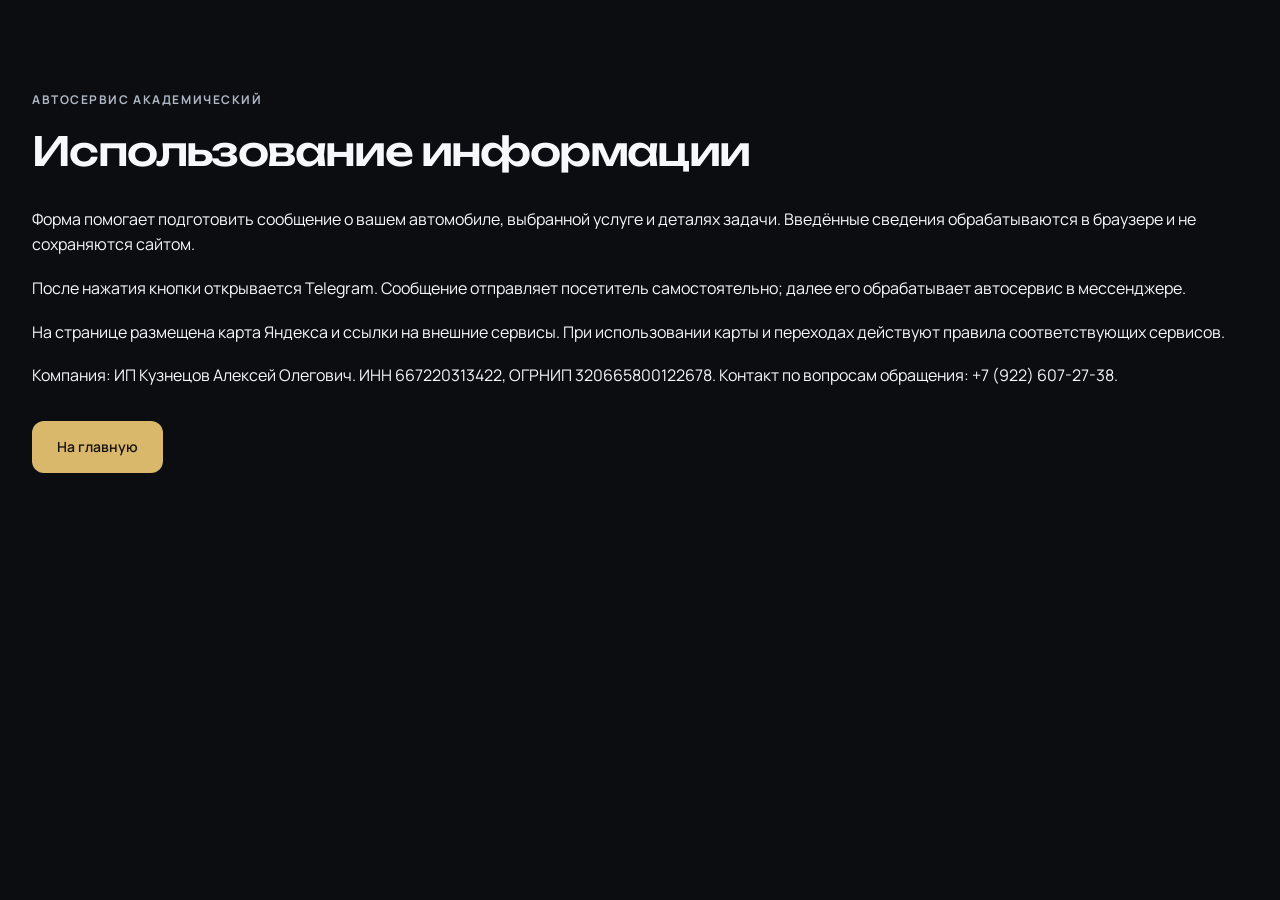
<file: privacy.html>
<!doctype html><html lang="ru" data-system="cinematic"><head><meta charset="utf-8"><meta name="viewport" content="width=device-width,initial-scale=1"><title>Использование информации — Академический</title><meta name="robots" content="noindex,follow"><link rel="stylesheet" href="tokens.css"><link rel="stylesheet" href="styles.css"></head><body><main class="section container"><p class="eyebrow">Автосервис Академический</p><h1 style="font-size:clamp(24px,4vw,40px)">Использование информации</h1><p style="margin-top:32px">Форма помогает подготовить сообщение о вашем автомобиле, выбранной услуге и деталях задачи. Введённые сведения обрабатываются в браузере и не сохраняются сайтом.</p><p>После нажатия кнопки открывается Telegram. Сообщение отправляет посетитель самостоятельно; далее его обрабатывает автосервис в мессенджере.</p><p>На странице размещена карта Яндекса и ссылки на внешние сервисы. При использовании карты и переходах действуют правила соответствующих сервисов.</p><p>Компания: ИП Кузнецов Алексей Олегович. ИНН 667220313422, ОГРНИП 320665800122678. Контакт по вопросам обращения: <a href="tel:+79226072738">+7 (922) 607-27-38</a>.</p><p style="margin-top:32px"><a class="button button-primary" href="index.html">На главную</a></p></main></body></html>
</file>
<file: tokens.css>
/* Cinematic — HTML: data-system="cinematic". Полные цвета, без обёртки hsl(). */
:root[data-system="cinematic"] {
  --background: #0B0D10;
  --foreground: #F7F8FA;
  --card: #15191F;
  --muted: #20252D;
  --muted-foreground: #ADB6C2;
  --primary: #D9B76B;
  --primary-foreground: #17130C;
  --secondary: #272F39;
  --secondary-foreground: #F7F8FA;
  --accent: #30281B;
  --accent-foreground: #F7E5BC;
  --border: #343D49;
  --input: #728195;
  --ring: #E6C783;
  --highlight: #E6C783;
  --destructive: #FB7185;
  --destructive-foreground: #3B0816;
  --success: #65D4A7;
  --success-foreground: #092C21;
  --warning: #F3CE7B;
  --warning-foreground: #352500;
  --card-foreground: #F7F8FA;
  --popover: #15191F;
  --popover-foreground: #F7F8FA;
  --surface: #20252D;
  --surface-foreground: #F7F8FA;
  --sidebar: #15191F;
  --sidebar-foreground: #F7F8FA;
  --sidebar-primary: #D9B76B;
  --sidebar-primary-foreground: #17130C;
  --sidebar-accent: #30281B;
  --sidebar-accent-foreground: #F7E5BC;
  --sidebar-border: #343D49;
  --sidebar-ring: #E6C783;
  --chart-1: #E6C783;
  --chart-2: #7ACCD5;
  --chart-3: #D8B47D;
  --chart-4: #9DABEE;
  --chart-5: #A9D5AA;
  --radius: 1rem;
  --radius-button: .75rem;
  --font-body: "Manrope", Arial, sans-serif;
  --font-display: "Unbounded", Arial, sans-serif;
  --display-weight: 500;
  --display-tracking: -.04em;
  --text-hero: clamp(2rem, 5vw, 4.75rem);
  --text-h2: clamp(1.75rem, 3vw, 3rem);
  --section-space: clamp(3.5rem, 7vw, 7rem);
  --container-width: 80rem;
  --duration-panel: 220ms;
  color-scheme: dark;
}
</file>
<file: styles.css>
@font-face{font-family:Manrope;src:url('assets/fonts/Manrope.woff') format('woff');font-style:normal;font-weight:200 800;font-display:swap}
@font-face{font-family:Unbounded;src:url('assets/fonts/Unbounded.woff') format('woff');font-style:normal;font-weight:200 900;font-display:swap}
*{box-sizing:border-box}html{scroll-behavior:smooth;scroll-padding-top:112px}body{margin:0;background:var(--background);color:var(--foreground);font-family:var(--font-body);font-size:16px;line-height:1.6}body.modal-open{overflow:hidden}button,input,textarea,select{font:inherit}button,a,input,select,textarea{-webkit-tap-highlight-color:transparent}button{cursor:pointer}a{color:inherit;text-decoration:none}img{display:block;max-width:100%;height:auto}button{color:inherit}svg{width:20px;height:20px;fill:none;stroke:currentColor;stroke-width:1.7;stroke-linecap:round;stroke-linejoin:round;flex-shrink:0}h1,h2,h3,p{margin:0}h1,h2,h3{font-family:var(--font-display);font-weight:500;letter-spacing:var(--display-tracking);line-height:1.2}h2{font-size:var(--text-h2)}h3{font-size:20px;line-height:1.35}p+p{margin-top:18px}:focus-visible{outline:2px solid var(--ring);outline-offset:5px;border-radius:var(--radius-button)}::selection{background:var(--primary);color:var(--primary-foreground)}.container{width:min(calc(100% - 64px),var(--container-width));margin-inline:auto;min-width:0}.section{padding-block:var(--section-space)}.eyebrow{font-size:12px;font-weight:700;letter-spacing:.13em;text-transform:uppercase;color:var(--muted-foreground);margin-bottom:18px}.text-muted{color:var(--muted-foreground)}.fine-print{font-size:13px;color:var(--muted-foreground);line-height:1.7}.icon-sprite{position:absolute;width:0;height:0;overflow:hidden}.sr-only{position:absolute;width:1px;height:1px;padding:0;margin:-1px;overflow:hidden;clip:rect(0,0,0,0);white-space:nowrap;border:0}.skip-link{position:fixed;left:16px;top:12px;z-index:100;transform:translateY(-200%);background:var(--primary);padding:12px 20px;border-radius:var(--radius-button)}.skip-link:focus{transform:translateY(0)}
.header{position:sticky;top:0;z-index:30;background:var(--background);border-bottom:1px solid var(--border)}.header-inner{display:flex;align-items:center;justify-content:space-between;gap:24px;min-height:94px}.brand{display:flex;align-items:center;gap:12px;flex-shrink:0}.brand-symbol{width:38px;height:44px;color:var(--primary);stroke-width:2.2}.brand-text{font:600 18px/1.4 var(--font-display);letter-spacing:-.045em}.brand-text>span{display:block;color:var(--muted-foreground);font:400 11px/1.5 var(--font-body);letter-spacing:.05em;margin-top:2px}.desktop-nav{display:flex;gap:28px;font-size:14px}.desktop-nav a{padding-block:12px;color:var(--muted-foreground);transition:color 160ms}.header-phone{font-weight:600;font-size:16px;white-space:nowrap}.header-phone span{display:block;font-size:11px;color:var(--muted-foreground);font-weight:400;text-align:right}.icon-button{display:inline-flex;align-items:center;justify-content:center;min-width:44px;min-height:44px;border:1px solid var(--border);border-radius:var(--radius-button);background:var(--card);color:var(--foreground);transition:background 160ms,transform 120ms}.menu-toggle{display:none}
.button{display:inline-flex;align-items:center;justify-content:center;gap:14px;min-height:52px;padding:14px 24px;border:1px solid transparent;border-radius:var(--radius-button);font-size:14px;font-weight:600;line-height:1.4;text-align:center;transition:background 160ms,border-color 160ms,transform 120ms}.button-primary{background:var(--primary);color:var(--primary-foreground)}.button-outline{border-color:var(--input);background:transparent;color:var(--foreground)}.button:active,.icon-button:active{transform:scale(.97)}.text-link{display:inline-flex;align-items:center;gap:12px;min-height:44px;font-size:14px;font-weight:600}.text-link svg{width:17px;height:17px}.text-link:active{color:var(--highlight)}
.hero{padding-top:24px}.hero-scene{position:relative;min-height:650px;border-radius:var(--radius);overflow:clip;background:var(--card);display:flex;flex-direction:column;isolation:isolate}.hero-media,.hero-shade{position:absolute;inset:0;z-index:-1}.hero-media img{width:100%;height:100%;object-fit:cover;object-position:78% 43%;filter:brightness(.72)}.hero-shade{background:linear-gradient(90deg,var(--background) 0%,rgba(11,13,16,.95) 15%,rgba(11,13,16,.74) 42%,rgba(11,13,16,.1) 100%),linear-gradient(0deg,rgba(11,13,16,.9),transparent 55%)}.hero-top{display:flex;justify-content:space-between;align-items:center;gap:20px;padding:30px 40px}.hero-top .eyebrow{color:var(--foreground);margin:0}.location-label{display:flex;align-items:center;gap:7px;font-size:12px;color:var(--foreground);background:rgba(11,13,16,.62);padding:7px 12px;border:1px solid var(--border);border-radius:var(--radius-button)}.location-label svg{width:14px;height:14px}.hero-content{padding:75px 40px 62px;max-width:820px;margin-top:auto}.hero-facts{display:flex;flex-wrap:wrap;gap:12px 24px;font-size:14px;color:var(--muted-foreground);margin-bottom:24px}.hero-facts>a,.hero-facts>span{display:inline-flex;align-items:center;gap:8px;white-space:nowrap}.hero-facts svg{width:18px;height:18px;color:var(--primary)}.hero-facts .fact-star{fill:currentColor;stroke-width:0}.hero h1{font-size:clamp(32px,4.2vw,62px);line-height:1.17;letter-spacing:-.045em}.hero h1 span{color:var(--highlight)}.hero-content>p{max-width:46ch;font-size:17px;line-height:1.7;color:var(--muted-foreground);margin-top:25px}.hero-actions{display:flex;flex-wrap:wrap;gap:12px;margin-top:32px}.hero-bottom{display:flex;justify-content:space-between;gap:24px;padding:16px 40px;border-top:1px solid rgba(173,182,194,.24);font-size:11px;color:var(--muted-foreground)}.trust-strip{display:grid;grid-template-columns:repeat(4,minmax(0,1fr));padding:32px 0;border-bottom:1px solid var(--border)}.trust-strip>div,.trust-strip>a{padding:0 28px;border-left:1px solid var(--border)}.trust-strip>:first-child{padding-left:0;border-left:0}.trust-strip strong{display:block;font-size:22px;line-height:1.5;letter-spacing:-.03em}.trust-strip span{display:block;font-size:12px;color:var(--muted-foreground);margin-top:3px}.trust-strip .stars{display:inline;color:var(--highlight);letter-spacing:1px;font-size:12px;margin-left:5px}
.about{display:grid;grid-template-columns:minmax(0,5fr) minmax(0,7fr);gap:clamp(32px,5vw,80px);align-items:center}.about-visual{position:relative;aspect-ratio:4/3;border-radius:var(--radius);overflow:clip;background:var(--card)}.about-visual img{height:100%;width:100%;object-fit:cover;object-position:50% 52%}.about-copy>p:not(.eyebrow){max-width:53ch;color:var(--muted-foreground);margin-top:24px}.about-copy .text-link{margin-top:24px}.section-heading{display:flex;justify-content:space-between;align-items:flex-end;gap:32px;margin-bottom:40px}.section-heading>p{max-width:34ch;color:var(--muted-foreground);font-size:14px}.section-heading .button{flex-shrink:0}.services-grid{display:grid;grid-template-columns:repeat(3,minmax(0,1fr));grid-auto-rows:1fr;gap:24px}.service-card{background:var(--card);border:1px solid var(--border);border-radius:var(--radius);overflow:clip;display:flex;flex-direction:column;min-width:0}.service-image{aspect-ratio:16/10;position:relative;flex-shrink:0;background:var(--muted);overflow:clip}.service-image img{position:absolute;inset:0;height:100%;width:100%;object-fit:cover;transition:transform 240ms}.service-number{position:absolute;left:16px;top:16px;font-size:11px;font-weight:600;background:rgba(11,13,16,.8);border:1px solid var(--border);border-radius:var(--radius-button);padding:4px 9px}.service-body{padding:22px;display:flex;flex-direction:column;flex:1}.service-body h3{font-size:18px;min-height:49px}.service-body>p{color:var(--muted-foreground);font-size:14px;line-height:1.55;margin-top:12px}.service-tags{display:flex;flex-wrap:wrap;gap:7px;margin-top:16px}.service-tags span{border:1px solid var(--border);border-radius:var(--radius-button);color:var(--muted-foreground);font-size:11px;padding:4px 8px}.service-footer{margin-top:auto;display:flex;align-items:center;justify-content:space-between;gap:12px;padding-top:18px}.service-footer strong{font-size:16px;white-space:nowrap}.service-footer a{display:flex;align-items:center;gap:8px;font-size:12px;min-height:44px}.service-footer svg{width:16px;height:16px}
.why{padding-top:20px}.why-grid{display:grid;grid-template-columns:repeat(4,minmax(0,1fr));gap:32px}.why-grid article{padding-top:24px;border-top:1px solid var(--border)}.line-number{font-family:var(--font-display);font-size:13px;color:var(--highlight)}.why-grid h3{font-size:17px;margin-top:30px}.why-grid p{font-size:14px;color:var(--muted-foreground);margin-top:15px}.prices-section{background:var(--card);border-block:1px solid var(--border)}.price-layout{display:grid;grid-template-columns:minmax(0,5fr) minmax(0,7fr);gap:64px;align-items:start}.price-intro>p:not(.eyebrow){margin-top:24px;color:var(--muted-foreground);max-width:42ch}.price-intro .button{margin-top:30px}.price-intro .fine-print{max-width:47ch}.price-groups details{border-bottom:1px solid var(--border)}summary{list-style:none;cursor:pointer}summary::-webkit-details-marker{display:none}.price-groups summary{display:flex;align-items:center;justify-content:space-between;gap:16px;min-height:72px;padding-block:20px;font-size:17px;font-weight:600}.price-groups summary span{font-size:24px;color:var(--muted-foreground)}.price-groups details[open] summary span{transform:rotate(45deg)}.price-table{width:100%;border-collapse:collapse;margin-bottom:24px;text-align:left;font-size:14px}.price-table th{font-weight:400;color:var(--muted-foreground)}.price-table td,.price-table th{padding:14px 0;border-top:1px solid var(--border);vertical-align:top}.price-table td:last-child,.price-table th:last-child{text-align:right;white-space:nowrap;padding-left:18px}.price-table caption{position:absolute;width:1px;height:1px;overflow:hidden;clip-path:inset(50%)}
.work-filters{display:flex;flex-wrap:wrap;gap:8px;margin-bottom:26px}.filter{background:transparent;border:1px solid var(--border);border-radius:var(--radius-button);padding:10px 17px;min-height:44px;font-size:13px;color:var(--muted-foreground);transition:background 160ms,border-color 160ms}.filter.active{color:var(--foreground);background:var(--muted);border-color:var(--input)}.works-grid{display:grid;grid-template-columns:repeat(3,minmax(0,1fr));gap:28px 24px}.work-card{min-width:0}.work-card[hidden]{display:none}.work-button{position:relative;display:block;width:100%;padding:0;border:0;border-radius:var(--radius);background:var(--card);aspect-ratio:4/3;overflow:clip}.work-button img{height:100%;width:100%;object-fit:cover;transition:transform 240ms}.work-open{position:absolute;right:14px;bottom:14px;display:flex;align-items:center;gap:8px;background:rgba(11,13,16,.88);border:1px solid var(--border);padding:9px 12px;border-radius:var(--radius-button);font-size:11px}.work-open svg{width:15px;height:15px}.work-info{padding-top:16px}.work-info>span{font-size:11px;color:var(--muted-foreground)}.work-info h3{font-size:18px;margin-top:5px}.work-info p{font-size:13px;color:var(--muted-foreground);margin-top:8px;max-width:38ch}.vk-band{display:flex;align-items:center;justify-content:space-between;gap:28px;margin-top:36px;padding:28px 32px;border:1px solid var(--border);border-radius:var(--radius);background:var(--card)}.vk-band>div{display:flex;align-items:center;gap:22px}.vk-mark{font-family:var(--font-display);font-size:22px;color:var(--highlight)}.vk-band strong{font-size:16px;display:block}.vk-band p>span{font-size:13px;color:var(--muted-foreground);display:block;margin-top:5px}.vk-band .text-link{white-space:nowrap}
.process-grid{list-style:none;padding:0;margin:0;display:grid;grid-template-columns:repeat(3,minmax(0,1fr));gap:40px}.process-grid li{border-top:1px solid var(--border);padding-top:24px}.step-number{font-family:var(--font-display);font-size:48px;line-height:1;color:var(--highlight);letter-spacing:-.055em}.process-grid h3{font-size:19px;margin-top:28px}.process-grid p{color:var(--muted-foreground);font-size:14px;max-width:34ch;margin-top:16px}.reviews-section{background:var(--card);border-block:1px solid var(--border)}.review-summary strong{display:block;font-size:28px}.review-summary strong span{color:var(--highlight);font-size:15px;letter-spacing:2px;margin-left:8px}.review-summary>span{font-size:12px;color:var(--muted-foreground)}.reviews-grid{display:grid;grid-template-columns:repeat(3,minmax(0,1fr));gap:20px}.review-card{background:var(--background);border:1px solid var(--border);border-radius:var(--radius);padding:26px;display:flex;flex-direction:column}.quote-mark{font-family:var(--font-display);font-size:35px;line-height:1;color:var(--highlight)}.review-card blockquote{margin:12px 0 28px;font-size:17px;line-height:1.6}.review-person{display:flex;align-items:center;gap:12px;margin-top:auto}.review-avatar{display:flex;align-items:center;justify-content:center;width:42px;height:42px;flex-shrink:0;border:1px solid var(--border);border-radius:50%;color:var(--muted-foreground);font-size:12px}.review-person strong{display:block;font-size:12px}.review-person a{display:inline-block;font-size:11px;color:var(--muted-foreground);min-height:26px;padding-top:3px}.review-links{display:flex;gap:30px;flex-wrap:wrap;margin-top:32px}.faq-layout{display:grid;grid-template-columns:minmax(0,5fr) minmax(0,7fr);gap:64px}.faq-layout>div>p:not(.eyebrow){font-size:14px;margin-top:22px}.faq-layout>div>.text-link{margin-top:20px}.faq-list details{border-bottom:1px solid var(--border)}.faq-list summary{display:flex;align-items:center;justify-content:space-between;gap:20px;padding:24px 0;font-size:16px;font-weight:600;min-height:68px}.faq-list summary span{font-size:22px;color:var(--highlight);flex-shrink:0}.faq-list details[open] summary span{transform:rotate(45deg)}.faq-list details p{font-size:14px;color:var(--muted-foreground);padding-bottom:24px;max-width:64ch}.faq-list a{text-decoration:underline;text-underline-offset:3px;color:var(--foreground)}
.contacts{padding-top:30px}.contact-layout{padding:48px;display:grid;grid-template-columns:minmax(0,6fr) minmax(0,5fr);gap:72px;border:1px solid var(--border);border-radius:var(--radius);background:var(--card)}.contact-copy>p:not(.eyebrow){font-size:15px;color:var(--muted-foreground);max-width:40ch;margin-top:24px}.contact-phone{font-size:clamp(20px,2vw,28px);letter-spacing:-.04em;display:flex;align-items:center;gap:20px;margin-top:36px;font-weight:600;min-height:44px}.contact-phone svg{color:var(--highlight)}.contact-address{display:flex;align-items:flex-start;gap:12px;margin-top:30px}.contact-address svg{color:var(--highlight);margin-top:4px}.contact-address strong{font-size:14px}.contact-address span{display:block;font-size:12px;color:var(--muted-foreground);margin-top:5px}.contact-links{display:flex;gap:8px 18px;flex-wrap:wrap;margin-top:15px}.contact-links a{font-size:12px;color:var(--muted-foreground);min-height:36px;padding-block:8px}.social-links{display:flex;flex-wrap:wrap;gap:8px;margin-top:26px}.social-links a{border:1px solid var(--border);border-radius:var(--radius-button);padding:10px 13px;min-height:44px;font-size:12px}.form-title{font-size:18px;font-weight:600;margin-bottom:24px}.field{margin-bottom:18px}.field label{display:flex;align-items:center;gap:7px;font-size:12px;font-weight:600;margin-bottom:9px}.field label>span{color:var(--highlight)}.field label .optional{margin-left:auto;font-weight:400;color:var(--muted-foreground)}input,textarea,select{display:block;width:100%;min-width:0;min-height:50px;padding:13px 14px;background:var(--background);color:var(--foreground);border:1px solid var(--input);border-radius:var(--radius-button);font-size:16px;line-height:1.5}textarea{resize:vertical;min-height:105px}input::placeholder,textarea::placeholder{color:var(--muted-foreground);opacity:1}select{padding-right:28px}input:user-invalid,select:user-invalid{border-color:var(--destructive)}.form-submit{width:100%;margin-top:4px}.form-note{font-size:12px;color:var(--muted-foreground);margin-top:14px!important}.form-privacy{font-size:11px;color:var(--muted-foreground);margin-top:16px!important}.form-privacy a{text-decoration:underline;text-underline-offset:3px}.form-status{font-size:13px;color:var(--success);margin-top:12px}.form-status:empty{display:none}.footer{border-top:1px solid var(--border);padding:40px 0 24px}.footer-top{display:flex;justify-content:space-between;align-items:center;gap:24px}.footer-top>p{color:var(--muted-foreground);font-size:13px}.footer-bottom{display:flex;justify-content:space-between;gap:20px;border-top:1px solid var(--border);padding-top:22px;margin-top:30px;font-size:11px;color:var(--muted-foreground)}.backtop{position:fixed;right:24px;bottom:24px;z-index:20;box-shadow:0 8px 24px rgba(0,0,0,.2);font-size:22px}.backtop[hidden]{display:none}
dialog{background:var(--card);color:var(--foreground);border:1px solid var(--border);padding:0}dialog::backdrop{background:rgba(0,0,0,.78)}dialog[open]{animation:panel-in 220ms cubic-bezier(.23,1,.32,1)}.dialog-top{display:flex;justify-content:space-between;align-items:flex-start;gap:20px;margin-bottom:26px}.dialog-top .eyebrow{margin-bottom:8px}.dialog-top .icon-button{flex-shrink:0}.case-dialog{width:min(1100px,calc(100% - 48px));max-height:calc(100dvh - 48px);border-radius:18px;overflow:auto}.case-panel{padding:32px}.case-panel h2{font-size:26px}.case-layout{display:grid;grid-template-columns:minmax(0,7fr) minmax(0,4fr);gap:32px;align-items:start}.case-image-wrap{position:relative;height:min(58dvh,570px);background:var(--background);border-radius:var(--radius-button);overflow:clip}.case-image-wrap>img{width:100%;height:100%;object-fit:contain}.gallery-arrow{position:absolute;top:50%;transform:translateY(-50%);min-width:44px;min-height:44px;border:1px solid var(--border);background:rgba(11,13,16,.85);display:flex;align-items:center;justify-content:center;border-radius:var(--radius-button)}.gallery-arrow.prev{left:12px}.gallery-arrow.prev svg{transform:rotate(180deg)}.gallery-arrow.next{right:12px}.gallery-arrow[hidden]{display:none}.case-counter{position:absolute;bottom:12px;left:50%;transform:translateX(-50%);padding:4px 10px;border-radius:var(--radius-button);background:rgba(11,13,16,.86);font-size:12px}.case-thumbs{display:flex;gap:8px;overflow:auto;padding:12px 3px 5px}.case-thumbs button{width:64px;height:64px;min-width:64px;flex-shrink:0;border:2px solid transparent;border-radius:var(--radius-button);overflow:clip;padding:0;background:var(--background)}.case-thumbs button[aria-pressed=true]{border-color:var(--highlight)}.case-thumbs img{width:100%;height:100%;object-fit:cover}.case-description h3{font-size:17px;margin-top:4px}.case-description ul{padding-left:19px;color:var(--muted-foreground);font-size:14px;line-height:1.8;margin:20px 0 32px}.case-description li+li{margin-top:12px}.case-description .button{width:100%;font-size:12px}.case-description .text-link{margin-top:20px}.menu-dialog{inset:0 0 0 auto;margin:0;max-height:none;height:100dvh;max-width:100%;width:min(430px,100%);border-radius:0;border-right:0}.menu-panel{padding:24px;min-height:100%;display:flex;flex-direction:column}.menu-panel nav{display:flex;flex-direction:column;gap:2px;margin:25px 0 40px}.menu-panel nav a{font-family:var(--font-display);font-size:22px;padding:12px 0;border-bottom:1px solid var(--border)}.menu-panel>.button{margin-top:auto}.menu-panel>p{font-size:12px;color:var(--muted-foreground);margin-top:20px}.legal{max-width:800px;padding-block:70px}.legal h1{font-size:clamp(26px,4vw,42px);margin-bottom:30px}.legal h2{font-size:22px;margin:40px 0 16px}.legal p{color:var(--muted-foreground)}.legal a{text-decoration:underline;text-underline-offset:3px}
@keyframes panel-in{from{opacity:0;transform:translateY(8px) scale(.97)}to{opacity:1;transform:translateY(0) scale(1)}}
@media(hover:hover) and (pointer:fine){.desktop-nav a:hover,.text-link:hover,.contact-links a:hover,.review-person a:hover{color:var(--highlight)}.button-primary:hover{background:#b42636}.button-outline:hover,.icon-button:hover,.filter:hover,.social-links a:hover{background:var(--muted)}.work-button:hover img,.service-card:hover .service-image img{transform:scale(1.035)}.trust-strip a:hover strong{color:var(--highlight)}}
@media(min-width:1440px){.hero-content{padding-top:100px}.hero-scene{min-height:690px}}
@media(max-width:1100px){.desktop-nav{display:none}.menu-toggle{display:flex}.header-phone{margin-left:auto}.header-inner{min-height:82px}.hero-top{padding:28px}.hero-content{padding:70px 28px 55px}.hero-bottom{padding-inline:28px}.trust-strip>div,.trust-strip>a{padding-inline:18px}.trust-strip strong{font-size:19px}.trust-strip .stars{font-size:10px}.price-layout,.faq-layout{gap:36px}.contact-layout{padding:32px;gap:36px}.why-grid{gap:22px}.vk-band{padding:24px}.vk-band .text-link{white-space:normal}.service-body{padding:20px}.service-body h3{font-size:17px}}
@media(max-width:900px){.services-grid,.works-grid{grid-template-columns:repeat(2,minmax(0,1fr))}.why-grid{grid-template-columns:repeat(2,minmax(0,1fr));gap:32px}.reviews-grid{grid-template-columns:repeat(2,minmax(0,1fr))}.price-layout{grid-template-columns:1fr;gap:36px}.price-intro>p:not(.eyebrow){max-width:62ch}.faq-layout{grid-template-columns:1fr;gap:32px}.contact-layout{grid-template-columns:1fr;gap:48px}.contact-copy>p:not(.eyebrow){max-width:56ch}.lead-form{max-width:600px}.about{gap:30px}.case-layout{grid-template-columns:1fr;gap:24px}.case-image-wrap{height:50dvh}.case-description ul{margin:16px 0 22px}.case-description .button{width:auto}.section-heading{gap:24px}.section-heading .button{max-width:260px}.hero h1{font-size:clamp(32px,5.8vw,52px)}}
@media(max-width:639px){html{scroll-padding-top:90px}.container{width:calc(100% - 32px)}.header-inner{min-height:76px;gap:12px}.brand{gap:8px}.brand-symbol{width:29px;height:35px}.brand-text{font-size:14px}.brand-text>span{font-size:10px}.header-phone{font-size:0;display:flex;align-items:center;justify-content:center;width:44px;height:44px;background:var(--card);border:1px solid var(--border);border-radius:var(--radius-button)}.header-phone::before{content:'☎';font-size:23px}.header-phone span{display:none}.hero{padding-top:16px}.hero-scene{min-height:645px;border-radius:var(--radius-button)}.hero-media img{object-position:61% 38%}.hero-shade{background:linear-gradient(0deg,var(--background) 0%,rgba(11,13,16,.94) 22%,rgba(11,13,16,.7) 49%,rgba(11,13,16,.12) 100%)}.hero-top{align-items:flex-start;padding:20px;gap:12px}.hero-top .eyebrow{font-size:10px;max-width:150px;letter-spacing:.09em}.location-label{font-size:10px;max-width:145px;line-height:1.6;padding:5px 8px}.location-label svg{display:none}.hero-content{padding:160px 20px 28px}.hero-facts{font-size:11px;gap:10px 16px;margin-bottom:20px}.hero-facts svg{width:16px;height:16px}.hero-facts>a,.hero-facts>span{gap:6px}.hero h1{font-size:clamp(26px,7.2vw,43px);line-height:1.22;letter-spacing:-.05em}.hero-content>p{font-size:14px;line-height:1.7;margin-top:20px;max-width:42ch}.hero-actions{flex-direction:column;gap:10px;margin-top:26px}.hero-actions .button{width:100%}.hero-bottom{padding:13px 20px;font-size:10px}.trust-strip{grid-template-columns:repeat(2,minmax(0,1fr));gap:22px 0;padding:26px 0}.trust-strip>div,.trust-strip>a{padding:0 0 0 16px}.trust-strip>:nth-child(odd){padding-left:0;border-left:0}.trust-strip strong{font-size:18px}.trust-strip>div>span,.trust-strip>a>span{font-size:11px}.trust-strip .stars{font-size:9px;letter-spacing:0}.about{grid-template-columns:1fr;gap:28px}.about-visual{order:2}.about-copy{order:1}.about-copy>p:not(.eyebrow){font-size:15px;margin-top:20px}.section-heading{flex-direction:column;align-items:flex-start;gap:20px;margin-bottom:28px}.section-heading>p{font-size:13px}.section-heading .button{max-width:none}.eyebrow{font-size:11px;margin-bottom:14px}h2{font-size:clamp(24px,6.6vw,32px);line-height:1.27}.services-grid,.works-grid,.reviews-grid,.process-grid{grid-template-columns:1fr;gap:22px}.service-body{padding:20px}.service-body h3{font-size:18px;min-height:49px}.service-footer{padding-top:18px}.service-footer a{font-size:13px}.why{padding-top:5px}.why-grid{gap:24px 20px}.why-grid h3{font-size:15px;margin-top:24px}.why-grid p{font-size:13px;margin-top:12px}.price-groups summary{font-size:15px;min-height:70px}.price-table{font-size:13px}.price-table td:last-child,.price-table th:last-child{padding-left:12px}.price-intro>.button{width:100%}.work-filters{gap:7px}.filter{padding:9px 11px;font-size:12px}.work-button{aspect-ratio:4/3}.work-info h3{font-size:20px}.vk-band{flex-direction:column;align-items:flex-start;padding:22px;gap:20px}.vk-band>div{gap:15px;align-items:flex-start}.vk-band strong{font-size:14px}.vk-band p>span{font-size:12px}.vk-band .text-link{font-size:13px}.process-grid{gap:32px}.process-grid li{padding-top:22px}.step-number{font-size:38px}.process-grid h3{margin-top:18px}.process-grid p{max-width:45ch}.review-card{padding:24px}.review-links{flex-direction:column;gap:12px}.review-links .text-link{font-size:13px}.review-summary strong{font-size:24px}.faq-list summary{font-size:14px;gap:15px;padding-block:22px}.faq-list details p{font-size:14px}.contacts{padding-top:15px}.contact-layout{padding:24px 20px;gap:36px;border-radius:var(--radius)}.contact-phone{font-size:22px;gap:10px;margin-top:28px}.contact-phone svg{width:17px;height:17px}.contact-copy>p:not(.eyebrow){font-size:14px}.social-links a{font-size:11px;padding-inline:11px}.contact-links{gap:4px 14px}.footer-top{flex-wrap:wrap;gap:20px}.footer-top>p{order:3;width:100%}.footer-bottom{flex-direction:column;gap:10px}.footer-top .text-link{font-size:12px}.backtop{right:16px;bottom:16px}.case-dialog{width:calc(100% - 20px);max-height:calc(100dvh - 20px);border-radius:var(--radius-button)}.case-panel{padding:20px 16px}.case-panel h2{font-size:20px}.case-image-wrap{height:43dvh}.case-thumbs button{width:52px;height:52px;min-width:52px}.case-description .button{width:100%}.case-description .text-link{font-size:12px}.dialog-top{gap:12px}.dialog-top .eyebrow{font-size:10px}.menu-panel nav a{font-size:19px}.legal{padding-block:45px}.legal h2{font-size:20px}}
@media(max-width:359px){.hero-top{padding:16px;gap:8px}.hero-content{padding-inline:16px}.hero h1{font-size:26px}.hero-bottom{padding-inline:16px}.brand-text{font-size:12px}.brand-symbol{width:26px}.header-inner{gap:8px}.button{font-size:13px;padding-inline:16px}.why-grid{grid-template-columns:1fr}.contact-phone{font-size:19px}.contact-layout{padding-inline:16px}.trust-strip .stars{display:none}}
@media(prefers-reduced-motion:reduce){html{scroll-behavior:auto}*,*::before,*::after{animation:none!important;transition:none!important}.button:active,.icon-button:active{transform:none}}

[hidden]{display:none!important}.brand-mark{width:56px;height:56px;object-fit:contain;border-radius:var(--radius-button);flex-shrink:0}.brand{gap:10px}.brand-text{font-size:18px;letter-spacing:-.04em}.brand-text>span{font-size:10px;letter-spacing:.025em}.brand-city{display:inline}.header-inner{gap:22px}.desktop-nav{gap:18px;font-size:13px}.header-social{display:flex;align-items:center;gap:4px;flex-shrink:0}.header-social a{display:flex;align-items:center;justify-content:center;width:44px;height:44px;border:1px solid var(--border);border-radius:var(--radius-button);background:var(--card)}.header-social a>span{font-size:20px;font-weight:800;letter-spacing:-.06em}.header-social svg{width:20px;height:20px}.header-phone{font-size:15px}.hero-media img{object-position:70% 50%;filter:brightness(.72)}.hero-content{max-width:880px}.hero h1{font-size:clamp(32px,4.2vw,62px)}.hero-bottom>span:last-child{font-size:10px;letter-spacing:.06em;text-transform:uppercase}.hero-facts>span{white-space:normal}.about-visual{aspect-ratio:4/3}.about-visual img{object-position:center}.mini-slider{position:relative;overflow:clip;background:var(--muted);isolation:isolate;touch-action:pan-y;min-width:0}.mini-slider>img{position:absolute;inset:0;width:100%;height:100%;object-fit:contain;background:var(--muted)}.slider-controls{position:absolute;right:12px;bottom:12px;display:flex;align-items:center;gap:6px;background:rgba(11,13,16,.94);border:1px solid var(--border);border-radius:var(--radius-button);padding:2px;z-index:3}.slider-controls button{display:grid;place-items:center;width:44px;height:44px;padding:0;background:transparent;border:0;border-radius:var(--radius-button);color:var(--foreground)}.slider-controls button>svg{width:18px;height:18px}.slider-controls button[data-slide-prev]>svg{transform:rotate(180deg)}.slider-count{font-size:11px;font-weight:600;min-width:44px;text-align:center;font-variant-numeric:tabular-nums}.slider-progress{position:absolute;bottom:0;left:0;right:0;height:3px;background:rgba(173,182,194,.2);z-index:3}.slider-progress>span{height:100%;display:block;width:var(--progress,20%);background:var(--primary)}.slider-caption{position:absolute;top:14px;right:14px;font-size:11px;background:rgba(11,13,16,.92);border:1px solid var(--border);border-radius:var(--radius-button);padding:5px 9px;color:var(--foreground);z-index:2}.slider-caption:empty{display:none}.mini-slider .service-number{z-index:2}.service-image{aspect-ratio:16/10}.service-image img{transition:none}.service-card:hover .service-image img{transform:none}.service-body>p{font-size:14px;line-height:1.6}.service-body h3{font-size:18px;min-height:49px}.service-footer strong{font-size:12px;max-width:17ch;white-space:normal;line-height:1.5}.service-tags span{font-size:11px}.work-gallery{aspect-ratio:4/3;border-radius:var(--radius-button)}.work-info h3{font-size:20px}.case-details{padding:0;margin-top:18px;border:0;background:none;color:var(--foreground);font-size:13px;min-height:44px;cursor:pointer;gap:10px}.work-info>p{font-size:13px}.vk-band .button{flex-shrink:0;font-size:13px}.estimate-panel{padding:32px;background:var(--card);border:1px solid var(--border);border-radius:var(--radius);align-self:start}.estimate-panel ol{padding:0;list-style:none;margin:24px 0}.estimate-panel li{display:flex;gap:16px;padding:18px 0;border-top:1px solid var(--border)}.estimate-panel li>span{color:var(--highlight);font-size:12px;padding-top:2px}.estimate-panel strong{font-size:15px;font-weight:600}.estimate-panel li p{font-size:13px;color:var(--muted-foreground);margin-top:4px}.training{display:grid;grid-template-columns:minmax(0,7fr) minmax(0,5fr);gap:clamp(32px,4vw,64px);align-items:center}.training-copy h2{font-size:clamp(28px,3.15vw,45px);line-height:1.23;letter-spacing:-.045em}.training-copy h2>span{display:block;color:var(--highlight)}.training-copy>p:not(.eyebrow){font-size:16px;line-height:1.7;color:var(--muted-foreground);margin-top:24px;max-width:58ch}.training-facts{display:grid;grid-template-columns:repeat(3,minmax(0,1fr));gap:12px;margin-top:30px}.training-facts>div{background:var(--card);border:1px solid var(--border);border-radius:var(--radius);padding:18px 16px}.training-facts strong{display:block;font:500 15px/1.4 var(--font-display);letter-spacing:-.04em}.training-facts span{display:block;color:var(--muted-foreground);font-size:11px;margin-top:7px;line-height:1.5}.training-actions{display:flex;flex-wrap:wrap;gap:12px;margin-top:30px}.training-actions .button{font-size:13px;padding-inline:20px}.training-visual{position:relative;overflow:clip;border-radius:var(--radius);background:var(--card)}.training-slider{aspect-ratio:4/5}.training-caption{position:absolute;left:0;right:0;bottom:0;padding:70px 24px 88px;background:linear-gradient(0deg,rgba(11,13,16,.9),rgba(11,13,16,.55) 55%,transparent);pointer-events:none;z-index:1}.training-caption>span{display:block;font-size:11px;font-weight:700;letter-spacing:.1em;text-transform:uppercase;color:var(--highlight);margin-bottom:8px}.training-caption strong{font:500 18px/1.45 var(--font-display);letter-spacing:-.04em;display:block;max-width:28ch}.training-dialog{max-width:1050px}.training-dialog-layout{display:grid;grid-template-columns:minmax(0,1fr) minmax(0,1fr);gap:32px;align-items:center;margin-top:28px}.training-dialog-slider{aspect-ratio:4/3;border-radius:var(--radius-button)}.training-dialog-copy p{color:var(--muted-foreground);font-size:15px;line-height:1.7}.training-dialog-copy .button{margin-top:28px}.training-dialog-copy .text-link{margin-top:20px;font-size:13px}.inline-link{background:none;border:0;border-bottom:1px solid currentColor;color:var(--foreground);padding:0;font:inherit;cursor:pointer}.review-card blockquote{font-size:18px;min-height:70px}.review-task{display:block;font-size:11px;color:var(--highlight);margin-bottom:20px}.arrival-gallery{margin-top:24px}.arrival-slider{aspect-ratio:16/9;border-radius:var(--radius-button);max-width:480px}.contact-address strong{line-height:1.6}.contact-map{margin-top:24px;border:1px solid var(--border);border-radius:var(--radius);overflow:clip;background:var(--card)}.contact-map iframe{border:0;display:block;width:100%;height:340px;background:var(--muted)}.contact-map>a{display:block;padding:16px 24px;font-size:13px;color:var(--muted-foreground)}.case-caption{position:absolute;top:14px;left:14px;color:var(--foreground);background:rgba(11,13,16,.9);padding:5px 10px;border-radius:var(--radius-button);font-size:12px}.case-caption:empty{display:none}.menu-panel>.social-links{margin:0 0 24px}.form-status:empty{display:none}
@media(hover:hover) and (pointer:fine){.header-social a:hover,.slider-controls button:hover{background:var(--muted)}.case-details:hover,.inline-link:hover{color:var(--highlight)}}
@media(max-width:1100px){.header-social{margin-left:auto}.header-phone{margin-left:0}.training{gap:32px}.training-copy h2{font-size:35px}.training-facts>div{padding:16px 12px}.training-facts strong{font-size:13px}.training-actions .button{font-size:12px;padding-inline:16px}}
@media(max-width:900px){.training{grid-template-columns:1fr}.training-copy{max-width:720px}.training-copy h2{font-size:clamp(30px,4.6vw,40px)}.training-visual{max-width:650px;width:100%;justify-self:center}.training-slider{aspect-ratio:4/3}.training-caption{padding-bottom:86px}.training-facts strong{font-size:16px}.training-facts>div{padding:20px}.training-actions .button{font-size:14px;padding-inline:24px}.training-dialog-layout{grid-template-columns:1fr}.training-dialog-slider{aspect-ratio:4/3}.training-dialog-copy .button{margin-top:22px}.training-dialog-copy p{font-size:14px}.trust-strip strong{font-size:18px}}
@media(max-width:639px){.header-inner{gap:8px;min-height:76px}.header .brand-mark{width:34px;height:38px}.header .brand{gap:7px}.header .brand-text{font-size:13px}.header .brand-text>span{font-size:9px;letter-spacing:0}.header .brand-city{display:none}.header-phone{display:none}.header-social{gap:0}.header-social a{border:0;background:transparent}.menu-toggle{flex-shrink:0}.hero h1{font-size:clamp(26px,7.2vw,43px);line-height:1.22}.hero-top .eyebrow{max-width:130px;font-size:9px}.location-label{font-size:9px;max-width:132px}.hero-media img{object-position:65% 40%}.hero-bottom>span:last-child{display:none}.hero-content>p{font-size:15px}.hero-facts{font-size:11px;gap:10px}.trust-strip strong{font-size:17px}.service-body{padding:20px}.service-body h3{font-size:18px}.service-body>p{font-size:14px}.slider-controls{right:10px;bottom:10px}.work-info h3{font-size:20px}.work-info>p{font-size:13px}.vk-band .button{font-size:12px;width:100%}.estimate-panel{padding:24px 20px}.estimate-panel strong{font-size:14px}.estimate-panel li p{font-size:12px}.training{gap:28px}.training-copy h2{font-size:clamp(25px,6.8vw,32px);line-height:1.25}.training-copy>p:not(.eyebrow){font-size:15px;margin-top:20px}.training-facts{gap:8px;margin-top:24px}.training-facts>div{padding:16px 10px;border-radius:var(--radius-button)}.training-facts strong{font-size:13px}.training-facts span{font-size:10px}.training-actions{flex-direction:column;margin-top:24px;gap:10px}.training-actions .button{font-size:13px;width:100%;padding-inline:16px}.training-slider{aspect-ratio:4/5}.training-caption{padding:70px 18px 82px}.training-caption strong{font-size:16px}.training-caption>span{font-size:10px}.training-dialog-copy .button{width:100%;font-size:12px}.training-dialog-copy .text-link{font-size:12px}.review-card blockquote{font-size:17px;min-height:50px}.review-task{margin-bottom:16px}.contact-map iframe{height:290px}.contact-map>a{padding:16px 20px;font-size:12px}.footer .brand-mark{width:42px;height:42px}.arrival-slider{max-width:none}.case-details{font-size:13px}.case-caption{font-size:10px}}
@media(max-width:359px){.header-inner{gap:6px}.header .brand-mark{width:28px;height:34px}.header .brand{gap:6px}.header .brand-text{font-size:11px}.header .brand-text>span{font-size:8px}.hero h1{font-size:26px}.training-facts>div{padding:14px 8px}.training-facts strong{font-size:12px}.training-facts span{font-size:9px}.contact-phone{font-size:19px}}
@media(min-width:640px) and (max-width:760px){.header-phone{display:none}.header-inner{gap:12px}}

/* Cinematic Gold: consistent geometry and responsive titles for the new content. */
.brand-mark{object-fit:contain;width:56px;height:44px;border-radius:var(--radius-button)}
.brand-text{font-size:16px}.header-inner{gap:16px}.desktop-nav{gap:20px}
.hero h1{font-size:clamp(32px,4.2vw,62px);max-width:18ch;text-wrap:balance}.hero h1 span{display:inline}
.hero-content{max-width:870px}.hero-media img{object-position:75% 50%}.hero-scene{min-height:680px}
h2{text-wrap:balance}.header-phone,.contact-phone,.phone-number{white-space:nowrap;overflow-wrap:normal;word-break:keep-all}.contact-phone{flex-wrap:nowrap}.phone-number{flex:0 0 auto}
.work-info .text-link{display:flex;margin-top:8px}.reviews-grid{grid-template-columns:repeat(3,minmax(0,1fr))}.review-card blockquote{font-size:20px}
.training-facts strong{font-size:18px}.service-body>p,.about-copy>p:not(.eyebrow){font-size:16px}.field input,.field select,.field textarea{font-size:16px}
.menu-panel>.header-social{margin:24px 0}.menu-panel .button{margin-top:24px}.mini-slider[data-gallery="case-2"] .slider-controls{display:none}
@media(max-width:1200px){.brand-text{font-size:14px}.desktop-nav{gap:14px}.header-phone{font-size:14px}}
@media(max-width:1023px){.reviews-grid{grid-template-columns:1fr}.header-inner{gap:12px}.hero h1{max-width:20ch}.hero-scene{min-height:620px}}
@media(max-width:639px){.brand-text{font-size:12px}.brand-text>span{font-size:10px}.brand-mark{width:44px;height:38px}.header-inner{gap:8px}.hero h1{font-size:clamp(28px,7.4vw,40px)}.hero-scene{min-height:630px}.hero-top{align-items:flex-start}.hero-top .eyebrow{font-size:10px}.location-label{font-size:10px}.hero-media img{object-position:50% 30%}.contact-phone{font-size:clamp(18px,5vw,22px);gap:8px}.header-social a{min-width:40px;min-height:44px}.service-body>p{font-size:16px}.review-card blockquote{font-size:20px}.hero-facts{font-size:12px}.training h2{font-size:28px}.trust-strip strong{font-size:18px}}

.work-gallery,.case-image-wrap,.training-facts>div{border-radius:var(--radius)}

/* Official MAX logo, four-column desktop portfolio and clear final VK action. */
.header-social .max-logo{display:block;width:22px;height:22px;object-fit:contain}
.works-actions{display:flex;justify-content:center;margin-top:40px}
.works-vk-button{gap:16px;min-height:56px;padding:18px 28px;font-size:15px;box-shadow:0 8px 32px rgba(217,183,107,.12)}
.vk-button-mark{font-family:var(--font-body);font-size:25px;font-weight:800;line-height:1;letter-spacing:-.08em}
@media(min-width:1200px){.works-grid{grid-template-columns:repeat(4,minmax(0,1fr));gap:24px}.work-info h3{font-size:18px}}
@media(max-width:639px){.works-actions{margin-top:28px}.works-vk-button{width:100%;font-size:14px;padding-inline:18px}}
</file>
